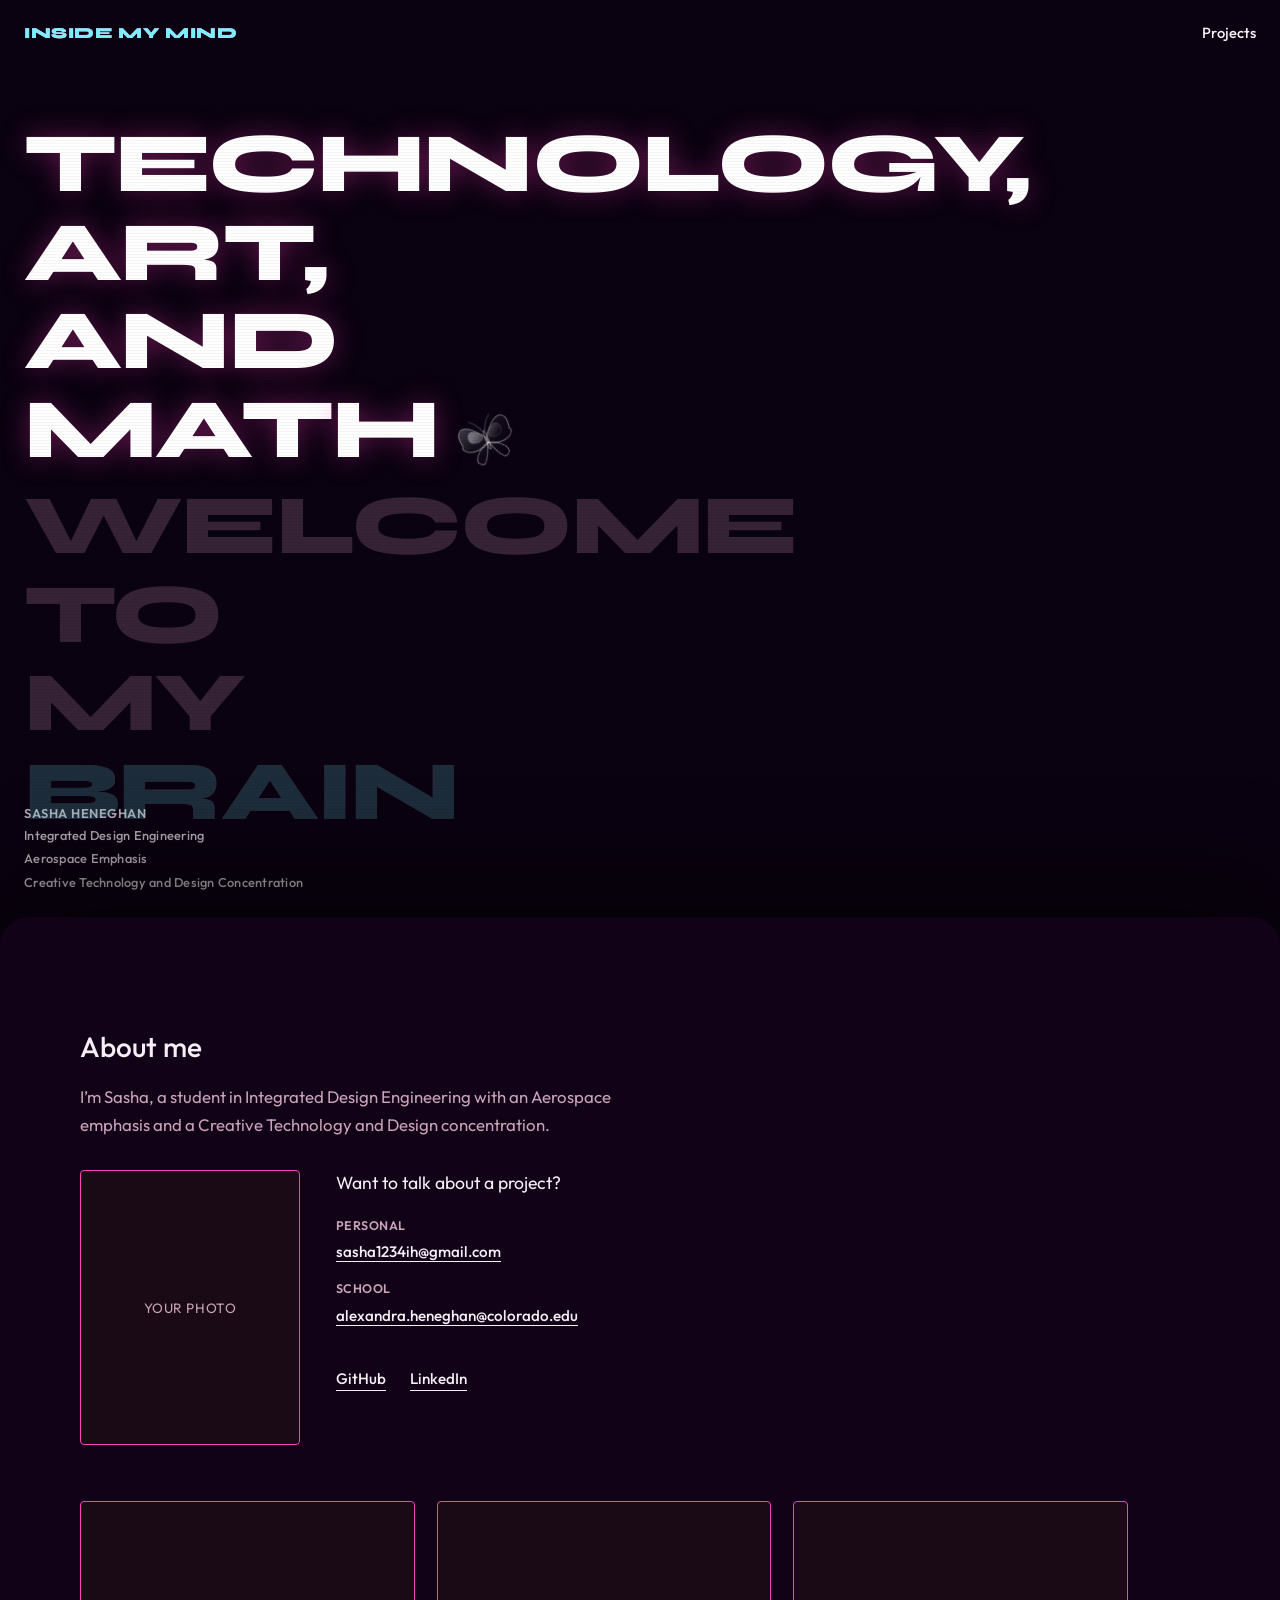
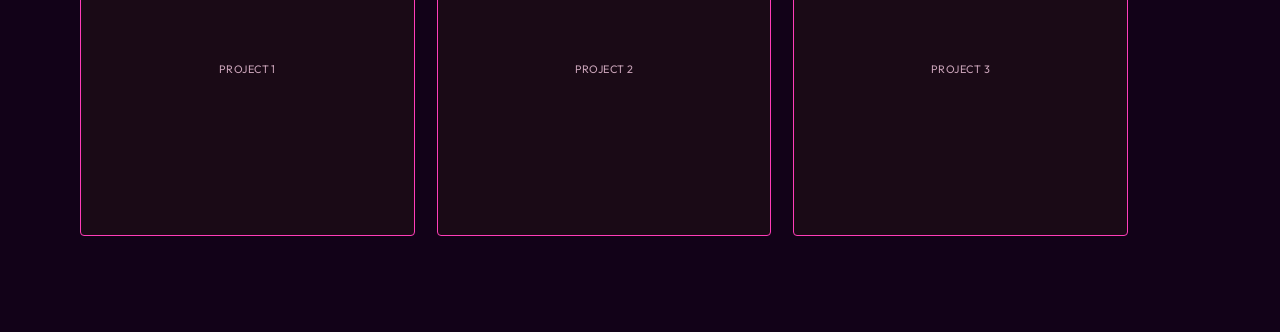
<file: index.html>
<!DOCTYPE html>
<html lang="en">
  <head>
    <meta charset="UTF-8" />
    <meta name="viewport" content="width=device-width, initial-scale=1.0" />
    <title>Sasha Heneghan — Portfolio</title>
    <meta
      name="description"
      content="Student portfolio of projects by Sasha Heneghan."
    />
    <link rel="preconnect" href="https://fonts.googleapis.com" />
    <link rel="preconnect" href="https://fonts.gstatic.com" crossorigin />
    <link
      href="https://fonts.googleapis.com/css2?family=Outfit:wght@400;500;600;700&family=Syne:wght@700;800&display=swap"
      rel="stylesheet"
    />
    <link rel="stylesheet" href="styles.css?v=nav-fit" />
    <link
      rel="icon"
      href="data:image/svg+xml,<svg xmlns='http://www.w3.org/2000/svg' viewBox='0 0 100 100'><text y='.9em' font-size='90'>S</text></svg>"
    />
  </head>
  <body class="home">
    <a class="skip-link" href="#top">Skip to content</a>

    <header class="site-header">
      <div class="wordmark-wrap">
        <span class="wordmark-fx" aria-hidden="true">
          <span class="code-line code-line-1">01001101 01101001 01101110 01100100</span>
          <span class="code-line code-line-2">&gt; boot://inside.my.mind</span>
          <span class="code-line code-line-3">slice_0x7f // reconnect_</span>
          <span class="glitch-bar glitch-bar-1"></span>
          <span class="glitch-bar glitch-bar-2"></span>
        </span>
        <span class="wordmark" data-text="Inside my Mind">Inside my Mind</span>
      </div>
      <nav aria-label="Primary">
        <div class="nav-dropdown">
          <button class="nav-dropdown-label" type="button" aria-expanded="false" aria-haspopup="true">Projects</button>
          <ul class="nav-dropdown-menu">
            <li><a href="ide.html">ALC ID Project</a></li>
            <li><a href="philographics.html">Philographics</a></li>
            <li><a href="light-tower.html">Light Tower Powers</a></li>
            <li><a href="aerospace.html">Aerospace Projects</a></li>
            <li><a href="graphic-design.html">Graphic Design</a></li>
          </ul>
        </div>
      </nav>
    </header>

    <main id="top">
      <section class="hero">
        <div class="hero-orbit">
          <div class="hero-titles">
            <h1>
              <button class="hero-butterfly-toggle" type="button" aria-pressed="true" aria-label="Hide butterflies">
                Technology, Art, and Mat<span class="hero-math-h">h</span>
              </button>
            </h1>
            <div class="hero-echoes">
              <p class="hero-echo">Welc<span class="hero-welcome-o">o</span>me</p>
              <p class="hero-echo">To</p>
              <p class="hero-echo">My</p>
              <p class="hero-echo hero-echo-brain" data-text="Brain">Brain</p>
            </div>
            <div class="butterfly-perch" aria-hidden="true"></div>
          </div>
        </div>
        <div class="hero-bottom">
          <p>Sasha Heneghan</p>
          <a href="ide.html">Integrated Design Engineering</a>
          <a href="aerospace.html">Aerospace Emphasis</a>
          <a href="ctd.html">Creative Technology and Design Concentration</a>
        </div>
      </section>
      <section class="page contact-page home-about" id="contact">
        <div class="home-about-inner">
          <h1>About me</h1>
          <div class="contact-bio">
            <p>
              I’m Sasha, a student in Integrated Design Engineering with an
              Aerospace emphasis and a Creative Technology and Design
              concentration.
            </p>
          </div>
          <div class="contact-media">
            <figure class="contact-photo">
              <span>Your photo</span>
            </figure>
            <div class="contact-aside">
              <p class="contact-line">
                Want to talk about a project?
              </p>
              <div class="contact-emails">
                <div>
                  <p class="contact-email-label">Personal</p>
                  <a href="mailto:sasha1234ih@gmail.com">sasha1234ih@gmail.com</a>
                </div>
                <div>
                  <p class="contact-email-label">School</p>
                  <a href="mailto:alexandra.heneghan@colorado.edu">alexandra.heneghan@colorado.edu</a>
                </div>
              </div>
              <p class="contact-links">
                <a href="https://github.com/" rel="noreferrer">GitHub</a>
                <a href="https://www.linkedin.com/" rel="noreferrer">LinkedIn</a>
              </p>
            </div>
          </div>
          <ul class="liked-projects">
            <li>
              <a class="liked-project" href="#" aria-label="Project 1">
                <span>Project 1</span>
              </a>
            </li>
            <li>
              <a class="liked-project" href="#" aria-label="Project 2">
                <span>Project 2</span>
              </a>
            </li>
            <li>
              <a class="liked-project" href="#" aria-label="Project 3">
                <span>Project 3</span>
              </a>
            </li>
          </ul>
        </div>
      </section>
    </main>
    <script src="nav.js?v=no-byline"></script>
    <script src="butterflies.js?v=glass-fly"></script>
  </body>
</html>
</file>
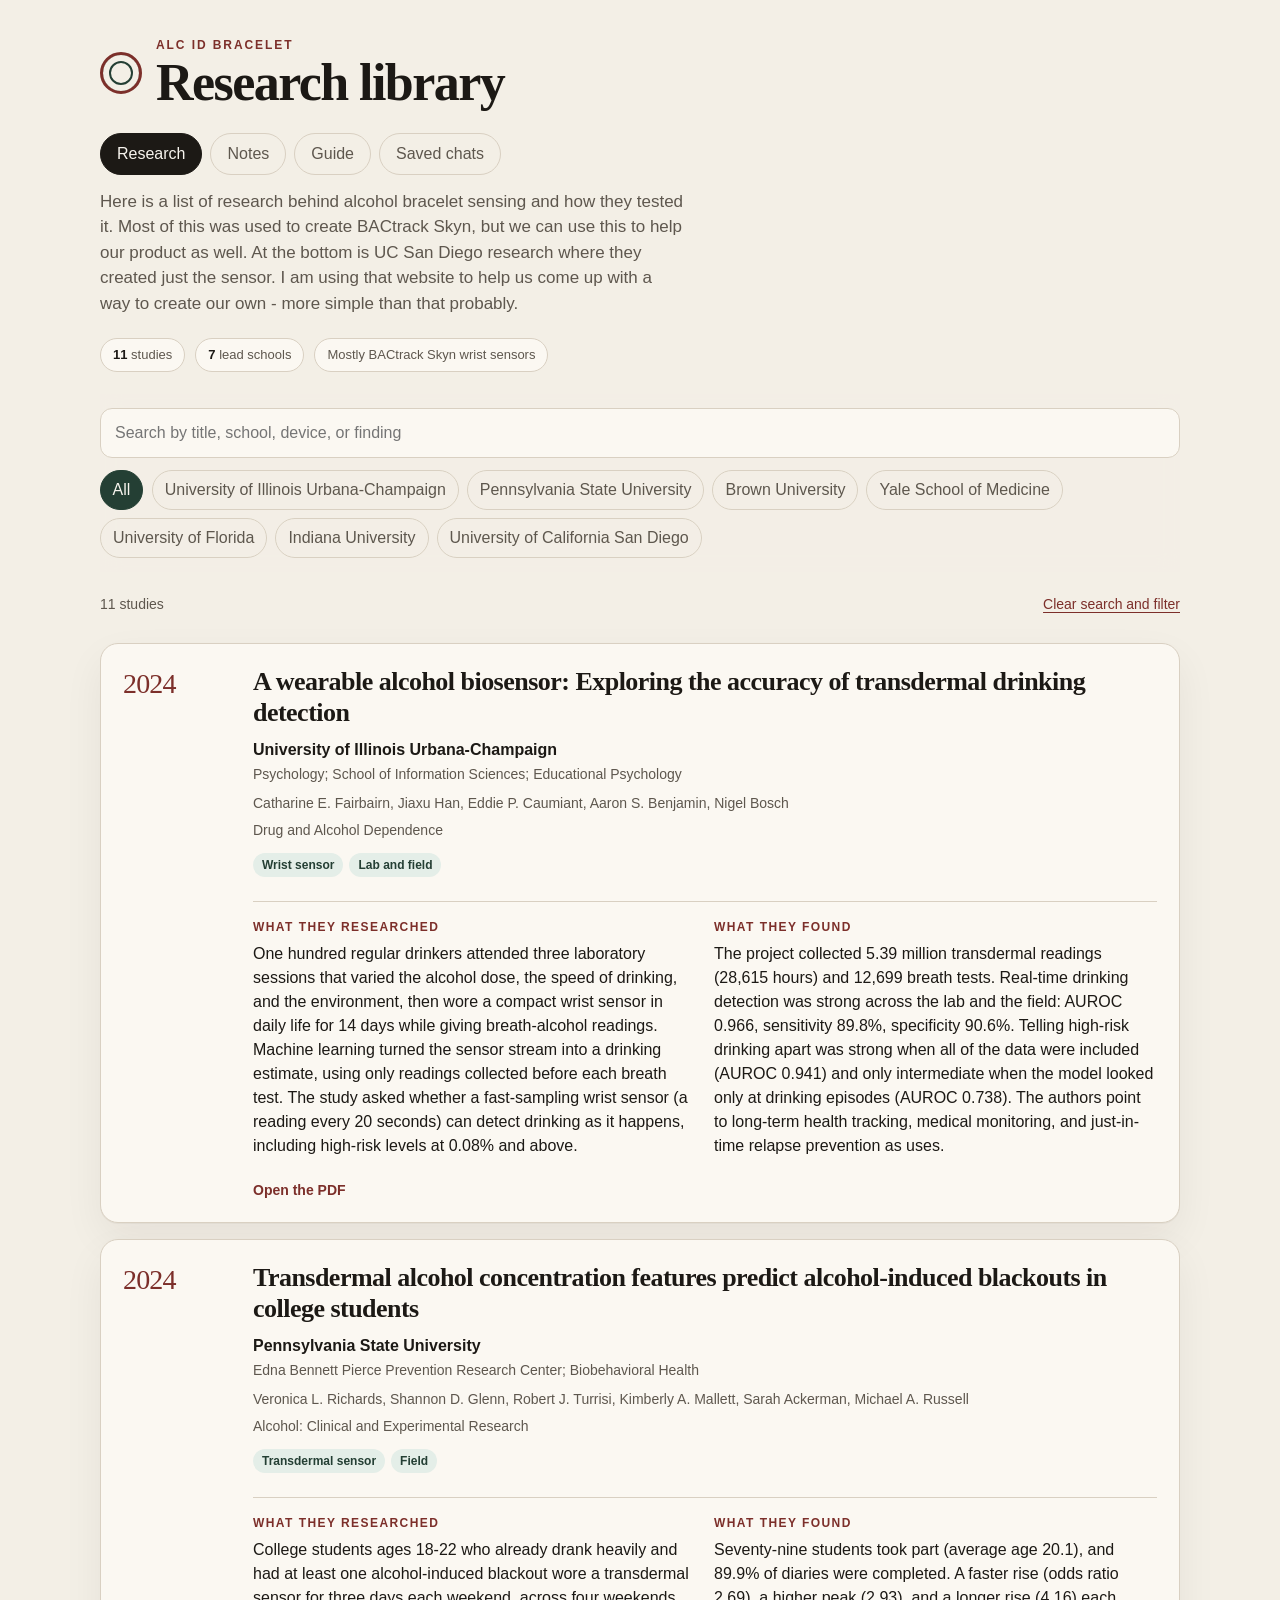
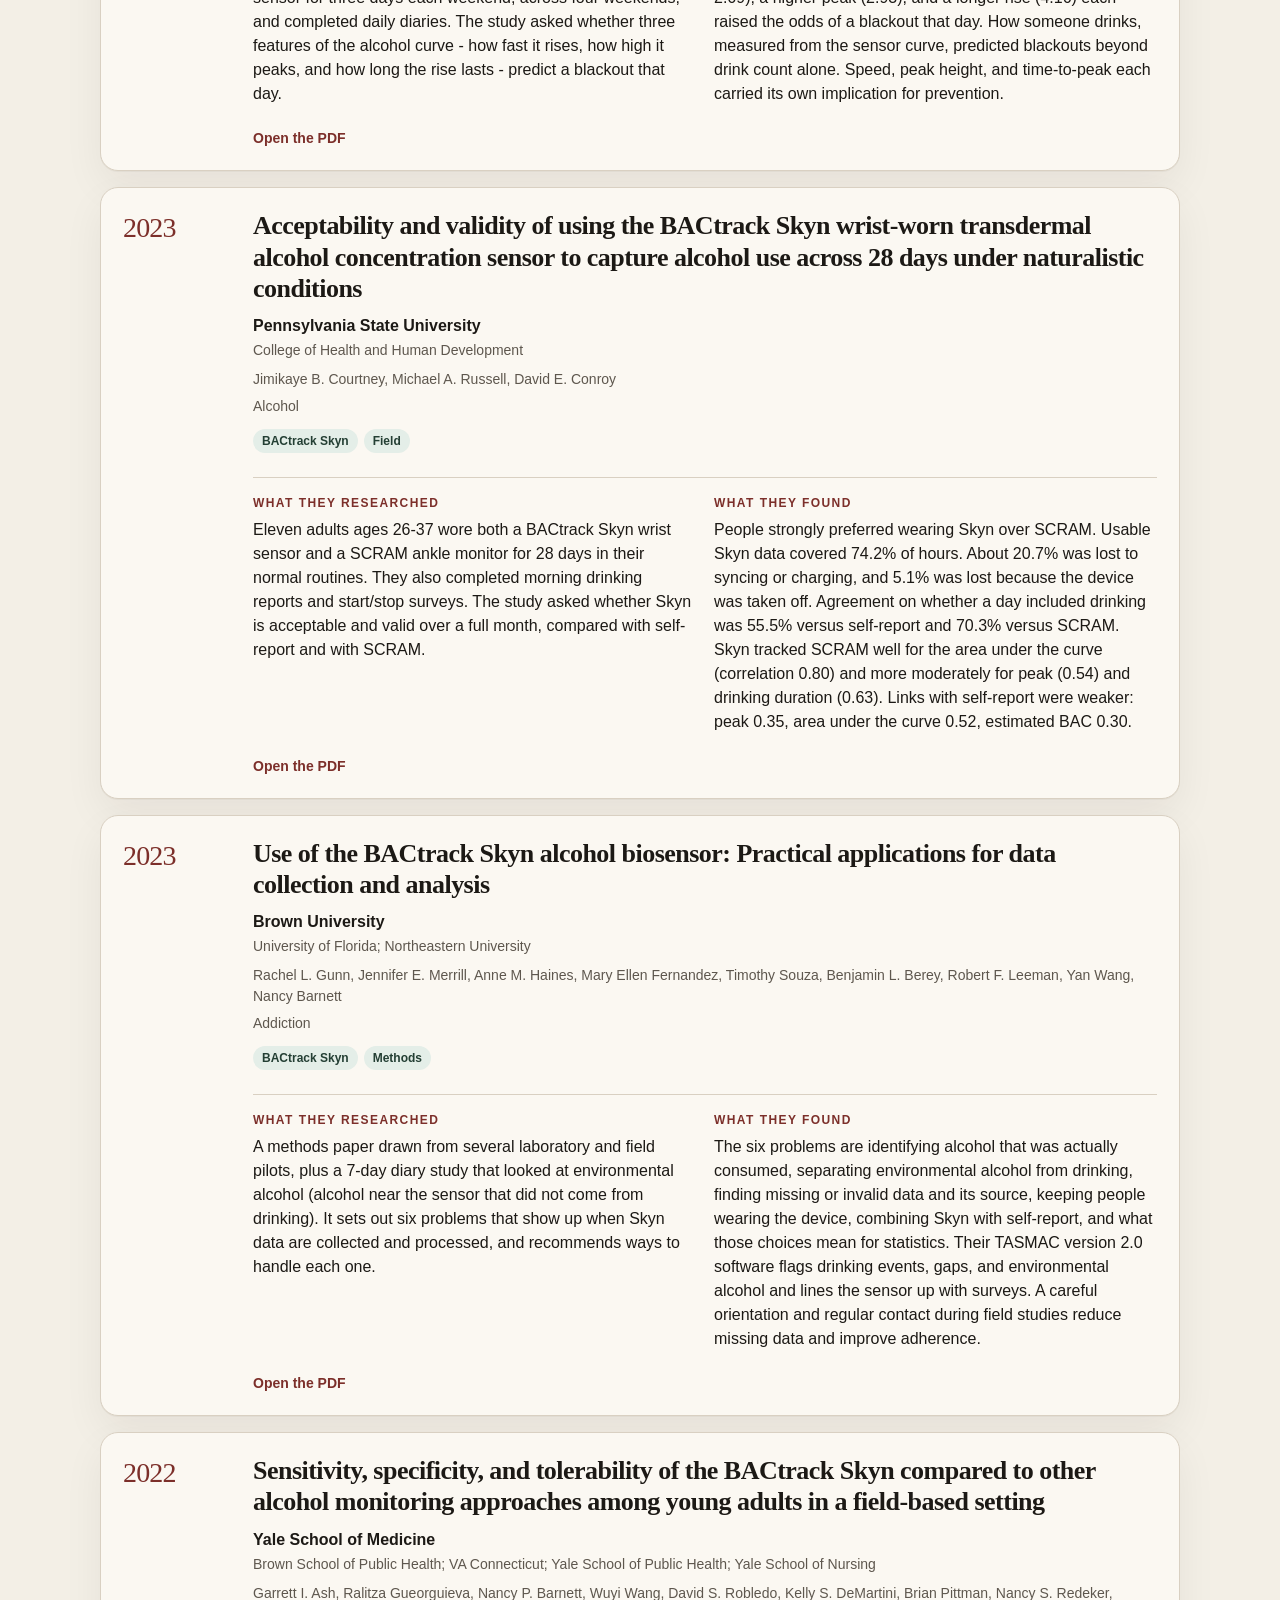
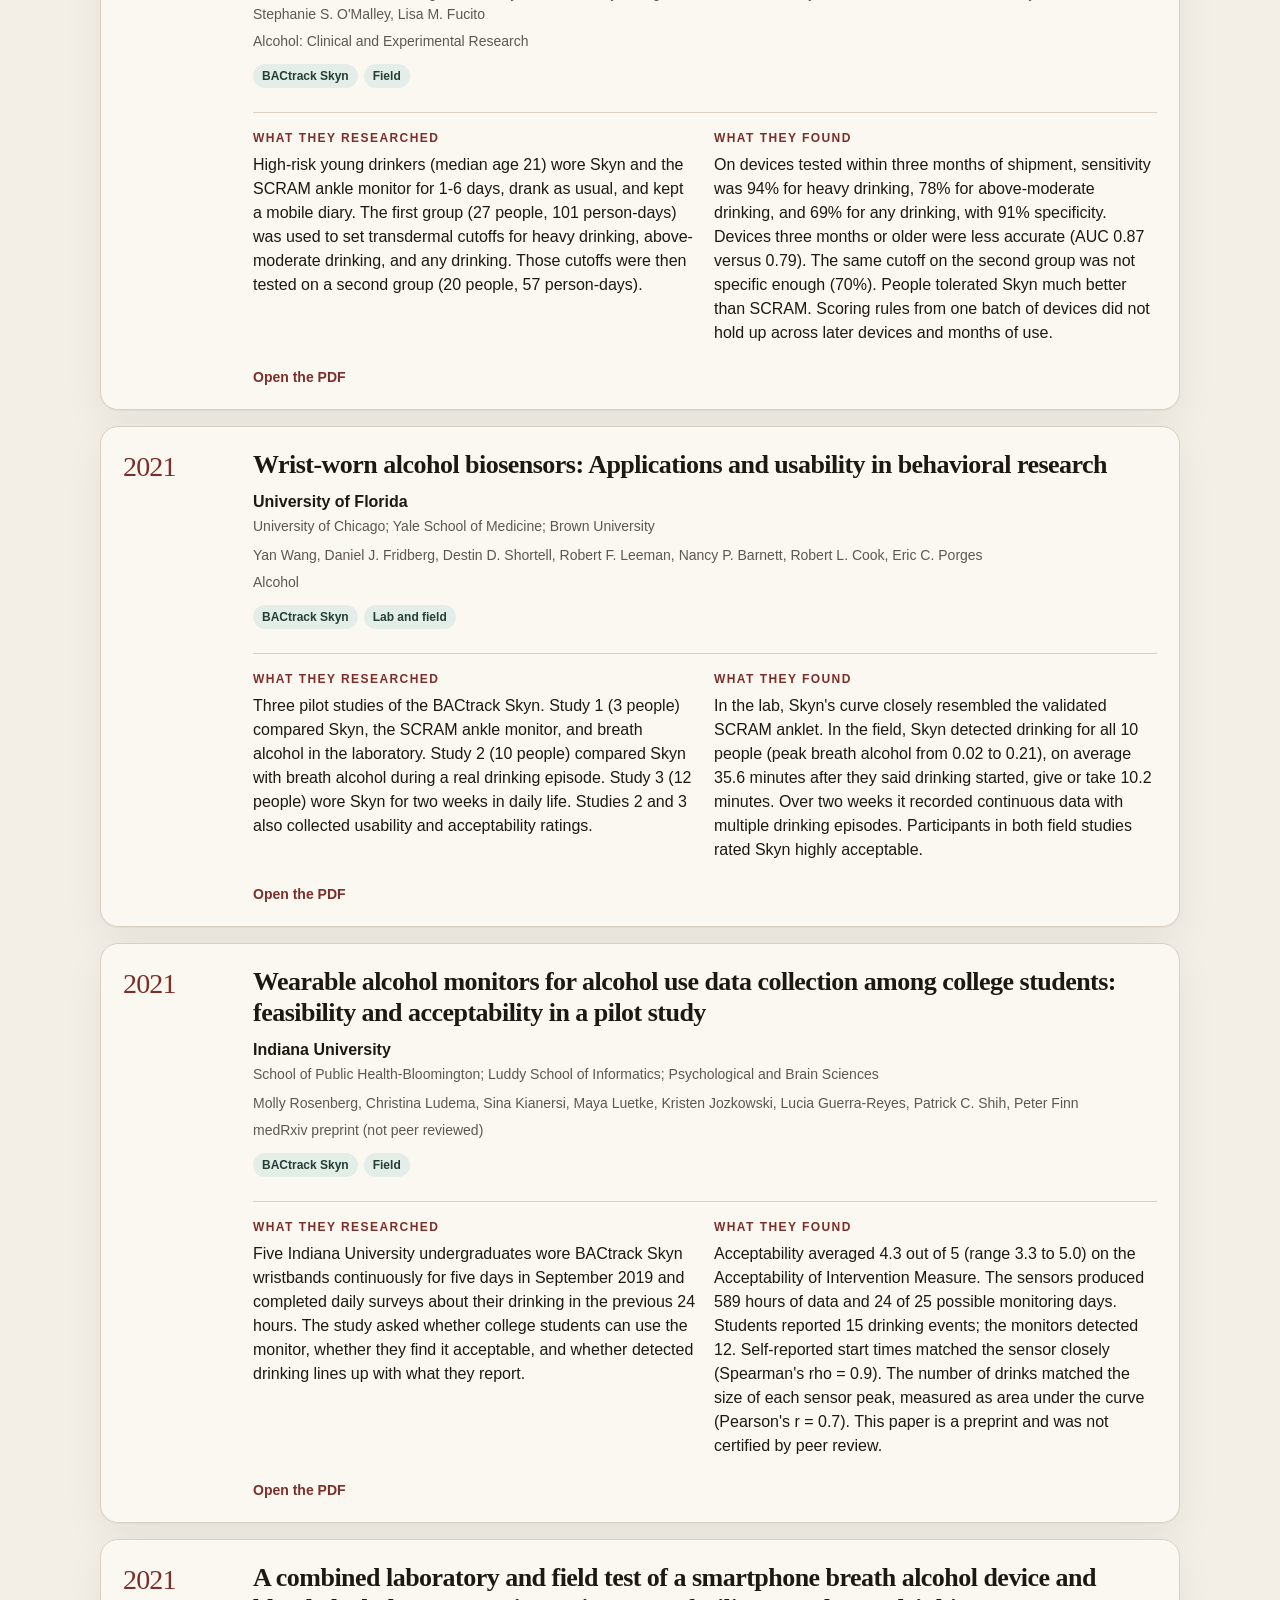
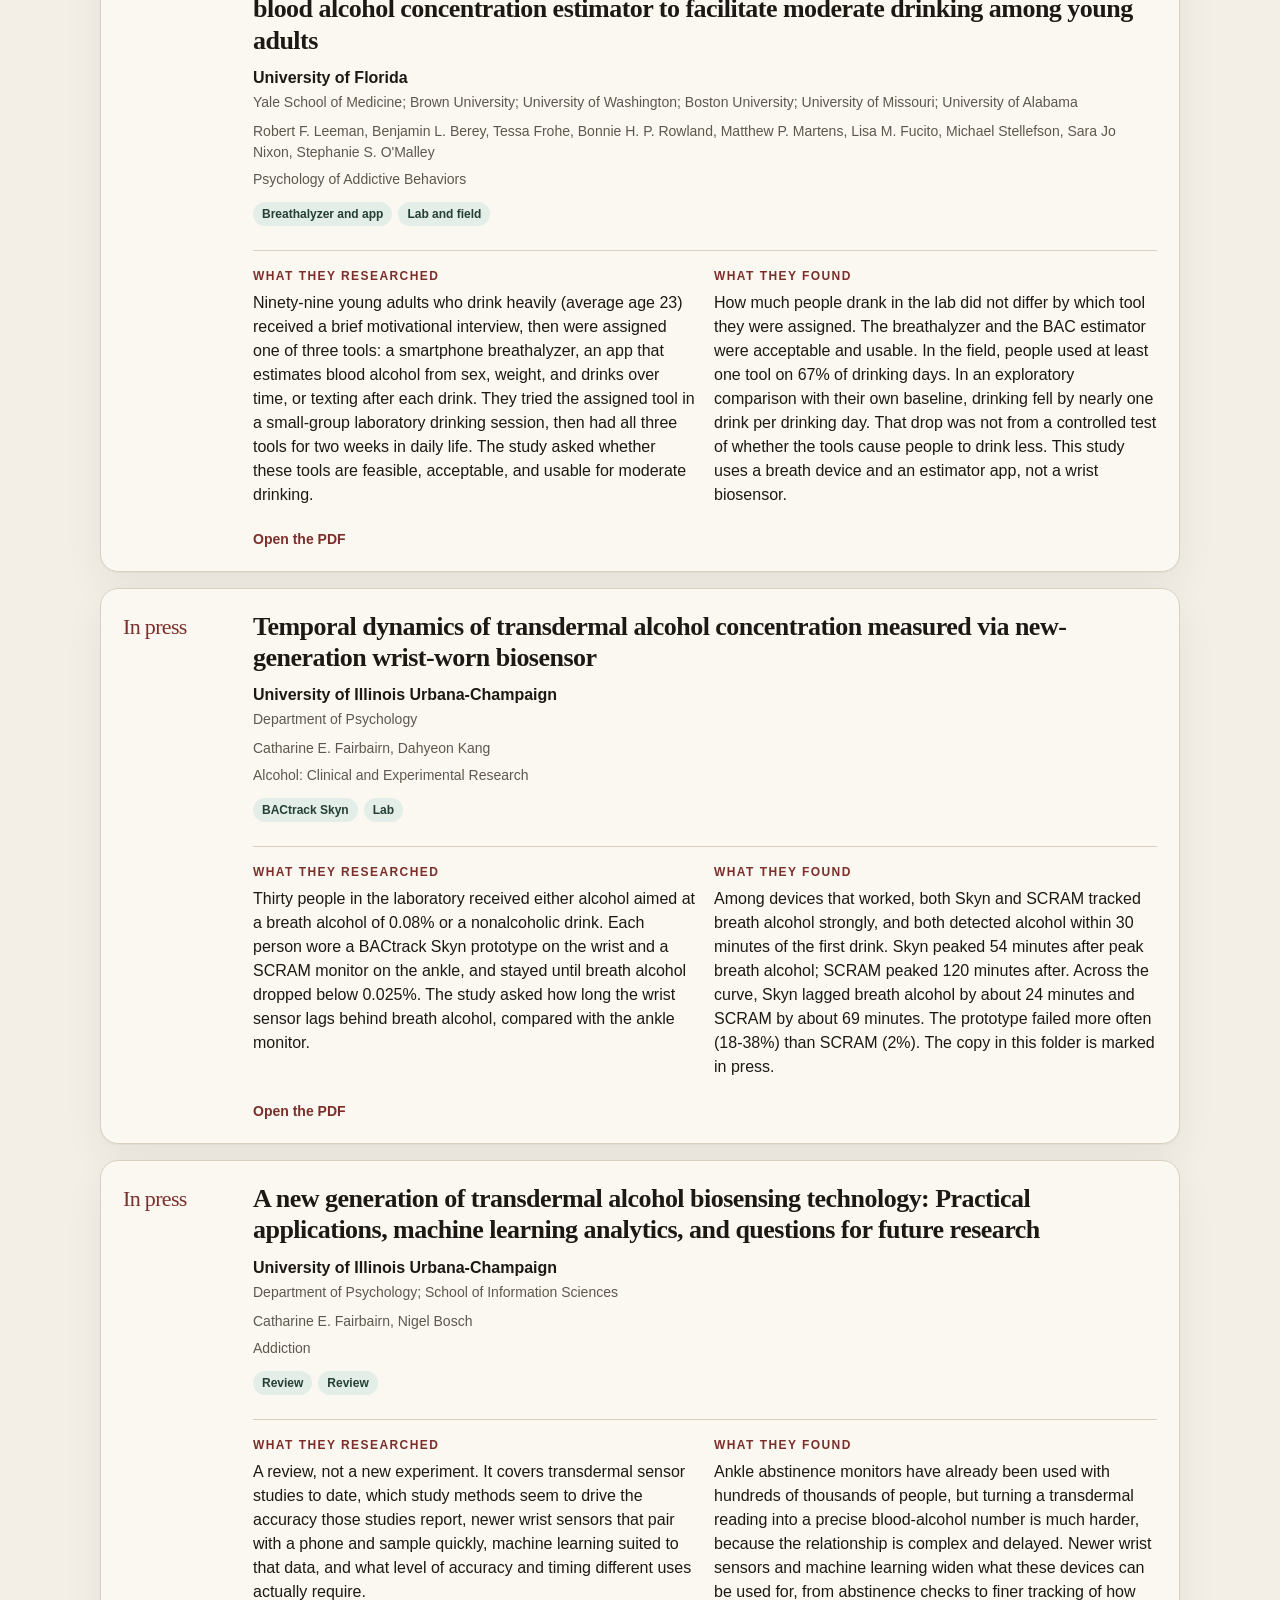
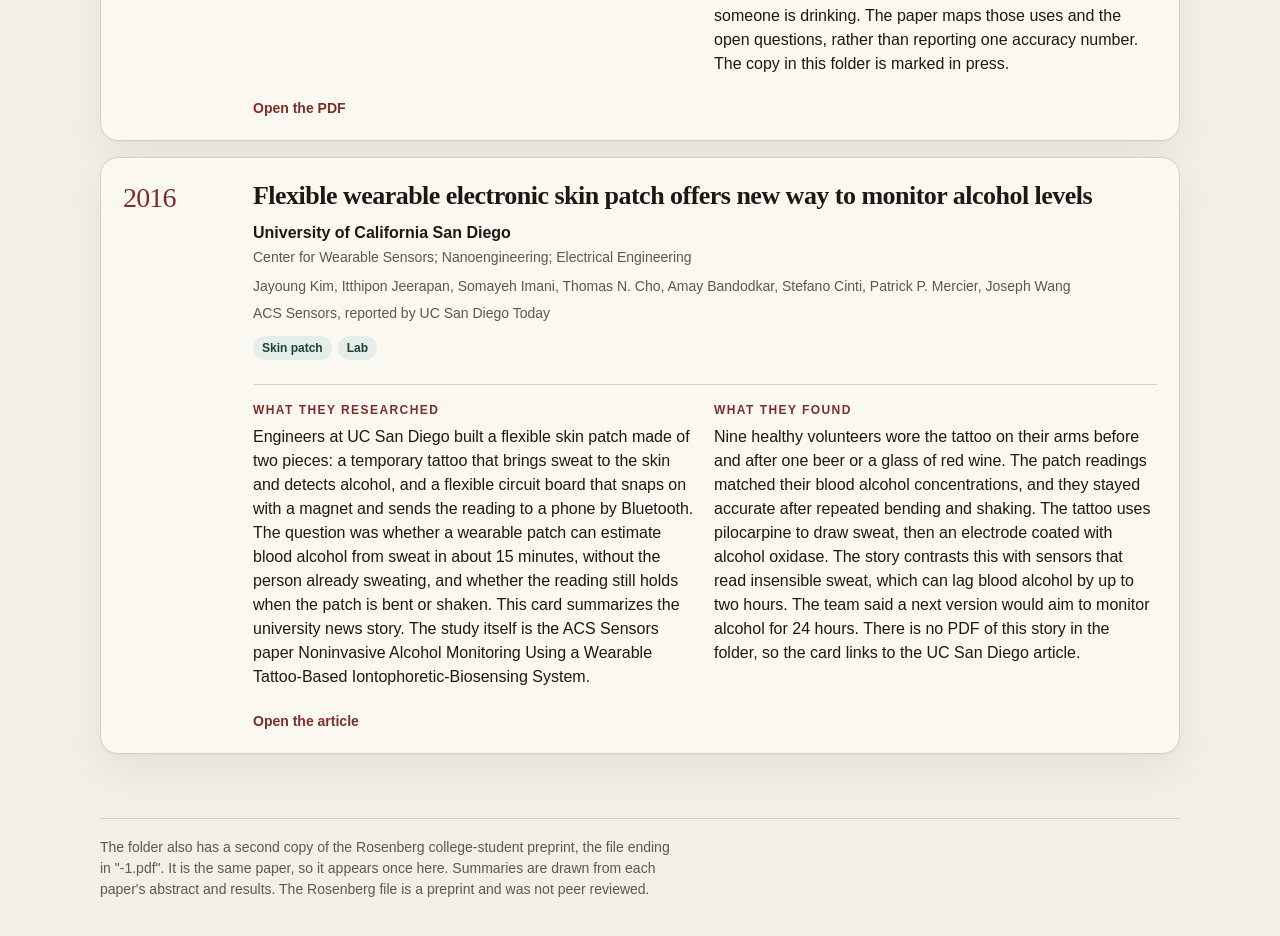
<file: alc-id/site/index.html>
<!DOCTYPE html>
<html lang="en">
<head>
  <meta charset="utf-8">
  <meta name="viewport" content="width=device-width, initial-scale=1">
  <title>ALC ID Research Library</title>
  <link rel="stylesheet" href="styles.css">
</head>
<body>
  <div class="wrap">
    <header>
      <div class="mark">
        <div class="ring" aria-hidden="true"></div>
        <div>
          <p class="eyebrow">ALC ID bracelet</p>
          <h1 id="page-title">Research library</h1>
        </div>
      </div>
      <div class="tabs" role="tablist" aria-label="Sections">
        <button type="button" id="tab-research" role="tab" aria-selected="true" aria-controls="panel-research">Research</button>
        <button type="button" id="tab-notes" role="tab" aria-selected="false" aria-controls="panel-notes" tabindex="-1">Notes</button>
        <button type="button" id="tab-guide" role="tab" aria-selected="false" aria-controls="panel-guide" tabindex="-1">Guide</button>
        <button type="button" id="tab-chats" role="tab" aria-selected="false" aria-controls="panel-chats" tabindex="-1">Saved chats</button>
      </div>
    </header>

    <div id="panel-research" role="tabpanel" aria-labelledby="tab-research">
      <p class="lede">Here is a list of research behind alcohol bracelet sensing and how they tested it. Most of this was used to create BACtrack Skyn, but we can use this to help our product as well. At the bottom is UC San Diego research where they created just the sensor. I am using that website to help us come up with a way to create our own - more simple than that probably.</p>
      <ul class="stats">
        <li><strong id="stat-studies">11</strong> studies</li>
        <li><strong id="stat-schools">7</strong> lead schools</li>
        <li>Mostly BACtrack Skyn wrist sensors</li>
      </ul>

    <div class="controls">
      <label class="sr-only" for="search">Search studies</label>
      <input id="search" class="search" type="search" placeholder="Search by title, school, device, or finding" autocomplete="off">
      <ul class="filters" id="filters"></ul>
    </div>

    <div class="meta-row">
      <p id="count">10 studies</p>
      <button type="button" id="clear">Clear search and filter</button>
    </div>

    <main class="list" id="list"></main>

    <footer>
      <p>The folder also has a second copy of the Rosenberg college-student preprint, the file ending in "-1.pdf". It is the same paper, so it appears once here. Summaries are drawn from each paper's abstract and results. The Rosenberg file is a preprint and was not peer reviewed.</p>
    </footer>
    </div>

    <div id="panel-notes" role="tabpanel" aria-labelledby="tab-notes" hidden>
      <p class="lede">Personal notes on what is needed to create a full, working prototype, and information on chemicals, sensors, etc. This is the link to <a href="../BAC%20tracker%20sensor%20_%20IN%20WORKS.pdf">my personal notes</a>, below is an AI summary of what I wrote.</p>
      <div class="notes">
        <section class="note-card">
          <h2>Steps to complete the project</h2>
          <label class="sr-only" for="note-steps">Steps to complete the project</label>
          <textarea id="note-steps">These are the pieces I need to finish the sensor.

- Alcohol sensor: measures the ethanol in your sweat
- Electronic circuit: converts the sensor's electrical response into usable data
- Microcontroller: processes the measurements
- Bluetooth module: sends data to the phone
- Battery: powers the wearable
- Software: estimates BAC and displays the information
- Notification system: alerts the user or a trusted contact</textarea>
        </section>
        <section class="note-card">
          <h2>How the sensor detects alcohol</h2>
          <p class="note-source">From the UC San Diego research</p>
          <label class="sr-only" for="note-chemistry">How the sensor detects alcohol</label>
          <textarea id="note-chemistry">Alcohol oxidase is the biological component responsible for detecting alcohol.
The sensor measures the hydrogen peroxide that gets produced.
The amount of hydrogen peroxide is related to the amount of ethanol present.

What is happening, and why this reaction matters:
1. Ethanol in the sweat comes into contact with alcohol oxidase.
2. Alcohol oxidase helps ethanol react with oxygen.
3. The reaction produces acetaldehyde and hydrogen peroxide.
4. The electrode detects the hydrogen peroxide.
5. The resulting electrical signal helps determine how much ethanol was present.

So alcohol oxidase's job is to help the sensor measure alcohol.</textarea>
        </section>
        <section class="note-card">
          <h2>Chemicals used</h2>
          <label class="sr-only" for="note-materials">Chemicals used</label>
          <textarea id="note-materials">1. Pilocarpine
A chemical that causes sweating in the spot we need it. This is needed because if the person is not already sweating, we still have to get sweat onto the sensor.

2. Alcohol oxidase
The chemical responsible for detecting alcohol.</textarea>
        </section>
        <section class="note-card">
          <h2>Electrodes</h2>
          <label class="sr-only" for="note-electrodes">Electrodes</label>
          <textarea id="note-electrodes">The sensor needs three sensing electrodes.

- Working electrode: detects the electrochemical reaction associated with ethanol
- Reference electrode: provides a stable reference potential
- Counter electrode: completes the electrical circuit

In the UC San Diego research, they used:
- Working electrode: Prussian blue modified conductive carbon (there is an image of this in the original notes)
- Reference electrode: silver/silver chloride
- Counter electrode: conductive carbon

The product is a small ceramic strip containing four working electrodes, one reference electrode, and one counter electrode.</textarea>
        </section>
        <section class="note-card">
          <h2>Other research to use</h2>
          <p class="note-source">Eco-Friendly Conformal and Self-Adhesive Electrochemical Sensors for Sweat Monitoring (2025)</p>
          <label class="sr-only" for="note-other">Other research to use</label>
          <textarea id="note-other">They developed flexible electrochemical sensors for sweat monitoring.
They explain how they attached the alcohol-detecting enzyme to the electrode.

They used:
- Alcohol oxidase: the enzyme that helps convert alcohol (ethanol) into other chemicals through a chemical reaction
- Bovine serum albumin: a protein extracted from cow blood that is commonly used to stabilize enzymes and other materials in lab experiments. In this project, it helps stabilize the alcohol oxidase when it is attached to an electrode
- Glutaraldehyde: a chemical used to bind proteins together. It helps attach and stabilize the alcohol oxidase on the electrode
- Nafion: a synthetic polymer used to create a thin protective membrane on electrochemical sensors. It helps control which substances reach the electrode. Sweat has many other substances besides ethanol, so it kind of filters what reaches the electrode

The paper also describes electrochemical characterization and testing in artificial human sweat. That is useful because we can learn how to construct the actual sensing surface rather than buying it. Not sure we will have time for that, but it is worth checking out.</textarea>
        </section>
      </div>
      <p class="save-status" id="save-status" aria-live="polite">Click any box to edit. Changes save on this computer.</p>
    </div>

    <div id="panel-guide" role="tabpanel" aria-labelledby="tab-guide" hidden>
      <section id="guide-schedule" class="schedule">
        <h2 class="section-title">Eight-week build</h2>
        <p class="lede">Two months is a solid amount of time for this, as long as you order parts this week, since shipping is the one thing you can't speed up. Here's how I'd split it up, roughly finishing around late November.</p>
        <ol class="weeks">
          <li class="week">
            <h3>Week 1, now. Order and prep</h3>
            <p>Place the DigiKey order, then use the waiting time to install the Arduino software and watch a beginner soldering video or two. This is also a good week to push your survey out, since responses take time to come in.</p>
          </li>
          <li class="week">
            <h3>Week 2. Get it talking</h3>
            <p>Make the XIAO blink its light, then connect the gas sensor on a breadboard and see readings on your laptop. Start the sensor's 24-hour warm-up as soon as it's wired, and practice soldering on one of your spare XIAOs.</p>
          </li>
          <li class="week">
            <h3>Week 3. Bluetooth</h3>
            <p>Get the readings showing up on your phone with a free app like nRF Connect. Add the status LED while you're at it, since it's quick.</p>
          </li>
          <li class="week">
            <h3>Week 4. Collect real data</h3>
            <p>This is the heart of the proof of concept. Test the sensor with different amounts of alcohol on a pad near the vents, record the readings in a spreadsheet, and make your graph. Note the room temperature and humidity each time.</p>
          </li>
          <li class="week">
            <h3>Week 5. Measure and design the case</h3>
            <p>Measure your actual parts with a ruler or calipers, then design the case in Tinkercad or Onshape around those real sizes, with a little breathing room. Print the first version.</p>
          </li>
          <li class="week">
            <h3>Week 6. Fix the fit and assemble</h3>
            <p>Your first print probably won't fit perfectly, so adjust and reprint. Then solder everything permanently and put it all together, including the skin seal and strap.</p>
          </li>
          <li class="week">
            <h3>Week 7. Test the finished bracelet</h3>
            <p>Wear it, test it with the alcohol pad against the vents, and fix whatever breaks (something always does). Take photos and screen recordings for your presentation.</p>
          </li>
          <li class="week">
            <h3>Week 8. Presentation, plus buffer</h3>
            <p>Build your slides: survey results, your data graph, both 3D models side by side, and your honest limitations. Any leftover time here is your safety net for delays.</p>
          </li>
        </ol>
        <div class="schedule-tips">
          <h3>A couple of tips</h3>
          <p>If you're working with a team, the case design (week 5) can start earlier in parallel using the sizes from the product pages, then get adjusted once the parts arrive. And if anything falls behind, protect week 4. The data graph is your most important evidence, so a working breadboard with good data beats a pretty case with no data.</p>
        </div>
      </section>

      <p class="lede">Ask about building the sensor. The explanation shows here, then the chat is saved on the Saved chats tab.</p>

      <form class="ask" id="ask-form">
        <label for="ask-input">Ask about building the sensor</label>
        <textarea id="ask-input" rows="3" placeholder="How can I create my own, simplified version of the UC San Diego sensor?"></textarea>
        <button type="submit">Ask</button>
      </form>
      <div class="answers" id="latest"></div>
    </div>

    <div id="panel-chats" role="tabpanel" aria-labelledby="tab-chats" hidden>
      <form class="ask" id="chats-lock">
        <label for="chats-password">Password for saved chats</label>
        <input id="chats-password" type="password" autocomplete="current-password">
        <button type="submit">Open</button>
        <p class="lock-error" id="chats-lock-error" hidden>Wrong password.</p>
      </form>
      <div id="chats-body" hidden>
      <p class="lede">Saved chats from the Guide tab, plus the plan those answers are written from. Everything stays on this computer.</p>

      <h2 class="section-title">Saved chats</h2>
      <div class="answers" id="saved-chats"></div>

      <h2 class="section-title">Saved plan</h2>
      <p class="note-source">You can edit these. The next answer on the Guide tab uses whatever is written here.</p>
      <div class="notes">
        <section class="note-card">
          <h2>A simpler UC San Diego sensor</h2>
          <label class="sr-only" for="guide-simple">A simpler UC San Diego sensor</label>
          <textarea id="guide-simple">UC San Diego's device has two big pieces: a temporary-tattoo sensor, and a flexible circuit board that snaps on with a magnet and sends the reading to a phone by Bluetooth. A simpler first version is only the sensor strip. Get one reading working before you build the phone, the battery, and the alerts.

1. Use a small strip with three electrodes. One working electrode is enough to start. UC San Diego used four working electrodes on a ceramic strip. You can use one.
2. Coat the working electrode with alcohol oxidase. Ethanol in sweat touches the enzyme, reacts with oxygen, and makes acetaldehyde and hydrogen peroxide. The electrode measures the hydrogen peroxide. That electrical signal is how you tell how much ethanol was there.
3. If you build the coating instead of buying a finished strip, use the 2025 sweat-sensor paper: bovine serum albumin to keep the enzyme stable, glutaraldehyde to attach it, and Nafion as a thin filter so other chemicals in sweat do not reach the electrode.
4. Put pilocarpine in a small gel on the skin so the person sweats in that spot even if they were not already sweating.
5. Test the strip in artificial sweat with a known amount of alcohol before anyone wears it.

The BACtrack Skyn papers do not tell you how to mix this sensor. They tell you how a finished wrist monitor gets tested: whether people will wear it, how long the reading lags behind a breath test, and how often data goes missing. Use those later, when you check your own bracelet.</textarea>
        </section>
        <section class="note-card">
          <h2>Chemicals</h2>
          <label class="sr-only" for="guide-chemicals">Chemicals</label>
          <textarea id="guide-chemicals">- Pilocarpine: makes the skin sweat where the sensor is, so you still get a sample if the person is not already sweating.
- Alcohol oxidase: the enzyme that detects ethanol. It helps ethanol react with oxygen and produces hydrogen peroxide, which the electrode measures.
- Bovine serum albumin: stabilizes the enzyme on the electrode.
- Glutaraldehyde: sticks the enzyme to the electrode.
- Nafion: a thin membrane that lets the useful signal through and blocks a lot of the other stuff in sweat.

You may not coat the electrode yourself. The 2025 paper is the recipe if you do. If there is not time, a bought strip with alcohol oxidase already on it is the simpler path. Pilocarpine is still the piece that solves "what if they are not sweating."</textarea>
        </section>
        <section class="note-card">
          <h2>Electrodes</h2>
          <label class="sr-only" for="guide-electrodes">Electrodes</label>
          <textarea id="guide-electrodes">- Working electrode: detects the reaction. UC San Diego used Prussian blue on conductive carbon.
- Reference electrode: a steady baseline. They used silver/silver chloride.
- Counter electrode: completes the circuit. They used conductive carbon.

Their product was a small ceramic strip with four working electrodes, one reference, and one counter. Start with one working electrode.</textarea>
        </section>
        <section class="note-card">
          <h2>The rest of the bracelet</h2>
          <label class="sr-only" for="guide-rest">The rest of the bracelet</label>
          <textarea id="guide-rest">After the strip gives a reading, the rest of the notes are the wearable around it.

- Electronic circuit: turns the sensor's electrical response into data
- Microcontroller: processes the measurements
- Bluetooth module: sends data to the phone
- Battery: powers it
- Software: estimates BAC and shows it
- Notification system: alerts you or a trusted contact

UC San Diego already paired their tattoo with a flexible board and Bluetooth. You can copy that idea later. It is not required to prove the sensor works.</textarea>
        </section>
      </div>
      <p class="save-status">Click any plan box to edit. Changes save on this computer.</p>
      </div>
    </div>
  </div>
  <script src="studies.js"></script>
  <script src="app.js"></script>
</body>
</html>
</file>
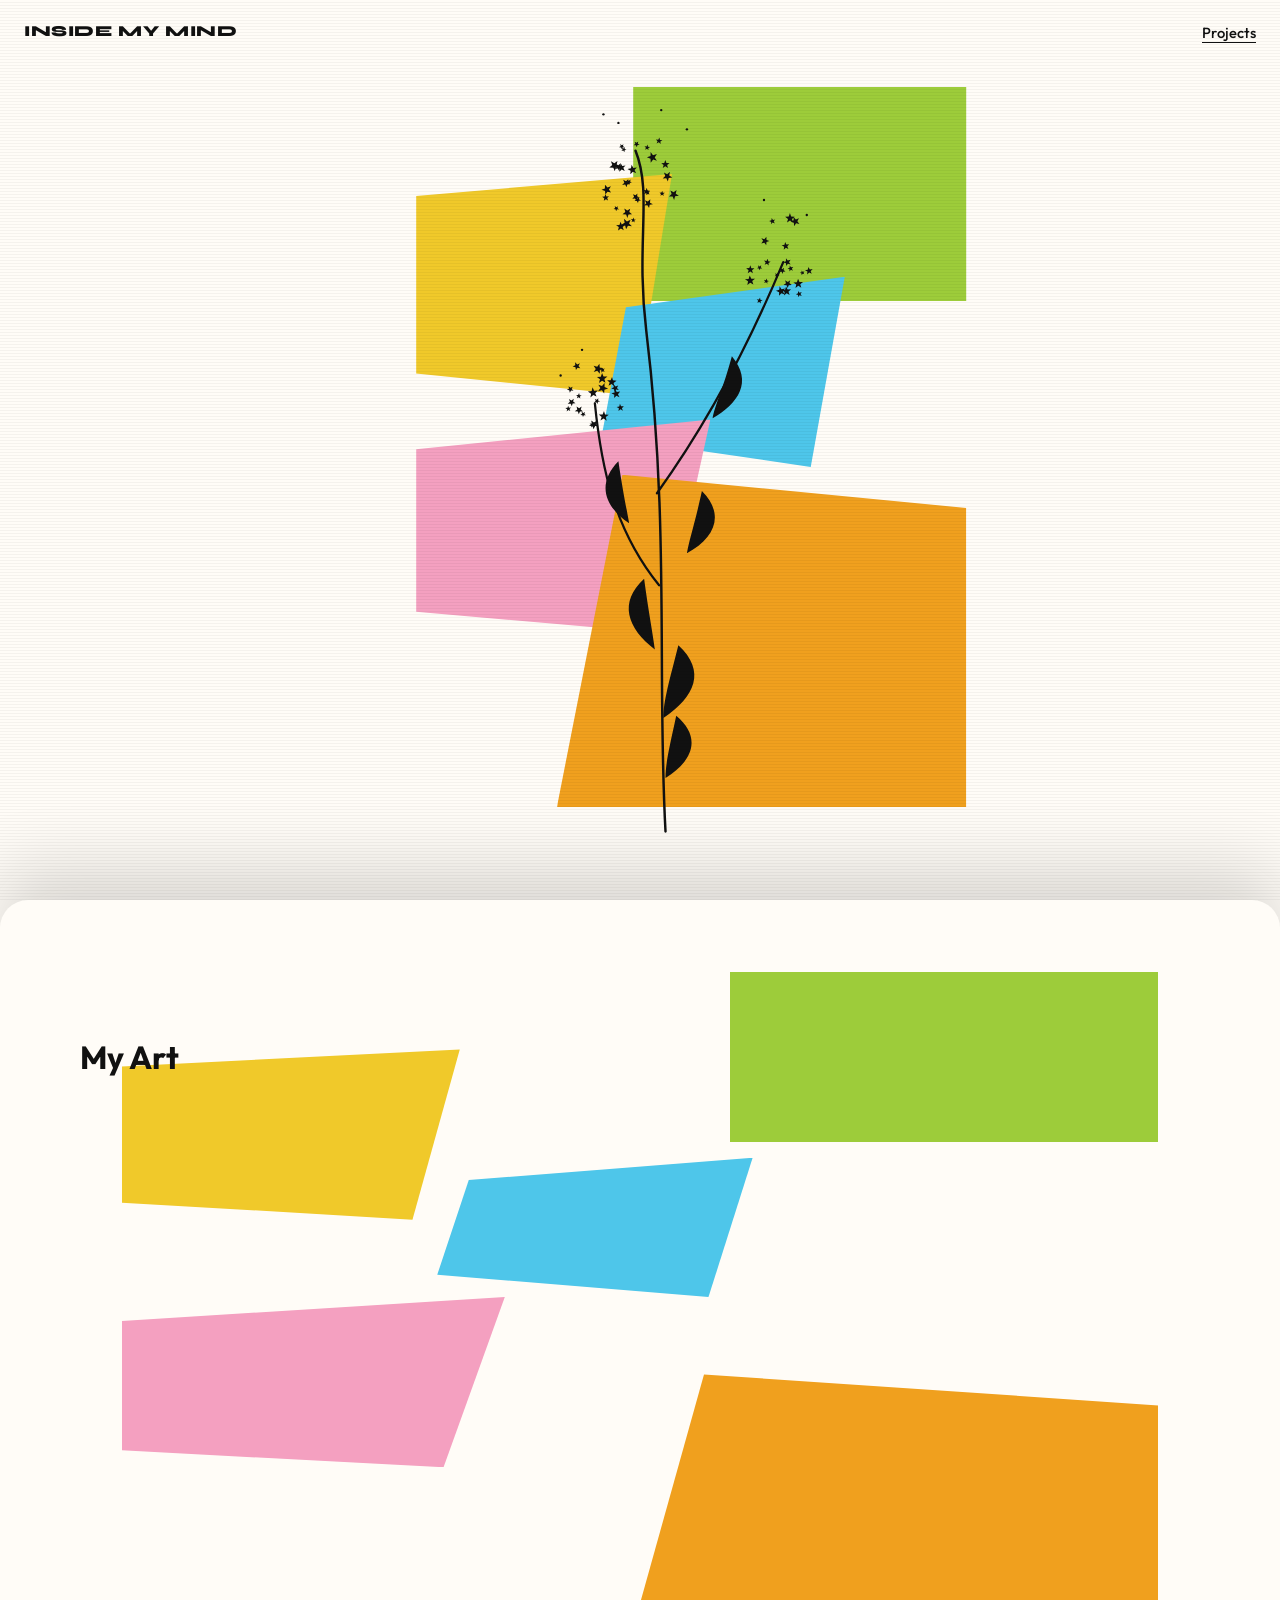
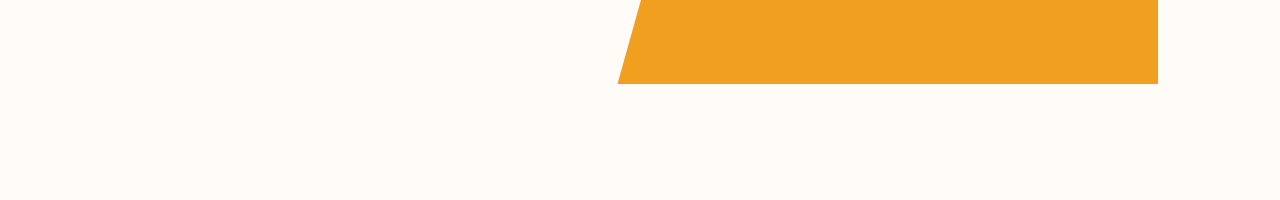
<file: art.html>
<!DOCTYPE html>
<html lang="en">
  <head>
    <meta charset="UTF-8" />
    <meta name="viewport" content="width=device-width, initial-scale=1.0" />
    <title>Physical and Digital Art — Sasha Heneghan</title>
    <meta
      name="description"
      content="Physical and digital art by Sasha Heneghan."
    />
    <link rel="preconnect" href="https://fonts.googleapis.com" />
    <link rel="preconnect" href="https://fonts.gstatic.com" crossorigin />
    <link
      href="https://fonts.googleapis.com/css2?family=Outfit:wght@400;500;600;700&family=Syne:wght@700;800&display=swap"
      rel="stylesheet"
    />
    <link rel="stylesheet" href="styles.css?v=nav-fit" />
    <link
      rel="icon"
      href="data:image/svg+xml,<svg xmlns='http://www.w3.org/2000/svg' viewBox='0 0 100 100'><text y='.9em' font-size='90'>S</text></svg>"
    />
  </head>
  <body class="art">
    <a class="skip-link" href="#top">Skip to content</a>

    <section class="art-hero" aria-label="Art canvas">
    <a class="wordmark art-hero-wordmark" href="index.html">Inside my Mind</a>
    <div class="art-canvas" aria-hidden="true">
      <div class="art-frame">
        <span class="art-block art-block-lime"></span>
        <span class="art-block art-block-yellow"></span>
        <span class="art-block art-block-cyan"></span>
        <span class="art-block art-block-pink"></span>
        <span class="art-block art-block-orange"></span>
        <svg class="art-flora" viewBox="0 0 400 740" fill="none">
          <defs>
            <path
              id="fl"
              d="M0-6.1 1.7  -1.7 6.3-1.6 2.6 1.2 3.8 5.6 0 3.1-3.8 5.6-2.6 1.2-6.3-1.6-1.7-1.7Z"
            />
          </defs>
          <g fill="#111" stroke="#111" stroke-linecap="round" stroke-linejoin="round">
            <path
              d="M176 718 C168 575 180 430 158 250 C148 168 164 122 148 82"
              fill="none"
              stroke-width="2.3"
            />
            <path
              d="M168 402 C214 338 252 268 286 186"
              fill="none"
              stroke-width="2.1"
            />
            <path
              d="M170 488 C128 436 116 378 110 318"
              fill="none"
              stroke-width="2.1"
            />
            <path d="M174 612 C204 592 214 568 188 544 C180 576 174 596 174 612Z" stroke="none" />
            <path d="M166 548 C140 528 132 504 156 482 C160 512 164 532 166 548Z" stroke="none" />
            <path d="M220 332 C244 318 258 298 238 274 C230 304 222 320 220 332Z" stroke="none" />
            <path d="M196 458 C222 444 232 422 210 400 C204 428 198 446 196 458Z" stroke="none" />
            <path d="M176 668 C202 652 210 630 186 610 C180 638 176 654 176 668Z" stroke="none" />
            <path d="M142 430 C118 414 112 392 132 372 C136 400 140 418 142 430Z" stroke="none" />
          </g>
          <g fill="#111">
            <use href="#fl" transform="translate(160 131) rotate(26) scale(0.67)"/>
            <use href="#fl" transform="translate(130 136) rotate(183) scale(0.41)"/>
            <use href="#fl" transform="translate(142 111) rotate(33) scale(0.41)"/>
            <use href="#fl" transform="translate(159 79) rotate(80) scale(0.43)"/>
            <use href="#fl" transform="translate(176 95) rotate(143) scale(0.63)"/>
            <use href="#fl" transform="translate(184 123) rotate(104) scale(0.76)"/>
            <use href="#fl" transform="translate(158 120) rotate(294) scale(0.52)"/>
            <use href="#fl" transform="translate(135 98) rotate(134) scale(0.66)"/>
            <use href="#fl" transform="translate(173 122) rotate(74) scale(0.41)"/>
            <use href="#fl" transform="translate(120 126) rotate(211) scale(0.52)"/>
            <use href="#fl" transform="translate(140 140) rotate(252) scale(0.73)"/>
            <use href="#fl" transform="translate(132 97) rotate(315) scale(0.61)"/>
            <use href="#fl" transform="translate(140 150) rotate(43) scale(0.81)"/>
            <use href="#fl" transform="translate(149 76) rotate(176) scale(0.45)"/>
            <use href="#fl" transform="translate(145 100) rotate(206) scale(0.72)"/>
            <use href="#fl" transform="translate(134 153) rotate(214) scale(0.69)"/>
            <use href="#fl" transform="translate(121 118) rotate(340) scale(0.75)"/>
            <use href="#fl" transform="translate(135 78) rotate(253) scale(0.41)"/>
            <use href="#fl" transform="translate(178 106) rotate(102) scale(0.74)"/>
            <use href="#fl" transform="translate(137 81) rotate(166) scale(0.39)"/>
            <use href="#fl" transform="translate(159 121) rotate(277) scale(0.41)"/>
            <use href="#fl" transform="translate(148 125) rotate(314) scale(0.55)"/>
            <use href="#fl" transform="translate(139 112) rotate(318) scale(0.62)"/>
            <use href="#fl" transform="translate(170 73) rotate(150) scale(0.50)"/>
            <use href="#fl" transform="translate(164 88) rotate(54) scale(0.80)"/>
            <use href="#fl" transform="translate(150 128) rotate(175) scale(0.48)"/>
            <use href="#fl" transform="translate(146 147) rotate(151) scale(0.38)"/>
            <use href="#fl" transform="translate(128 96) rotate(249) scale(0.80)"/>
            <use href="#fl" transform="translate(269 166) rotate(19) scale(0.64)"/>
            <use href="#fl" transform="translate(292 145) rotate(287) scale(0.73)"/>
            <use href="#fl" transform="translate(270 204) rotate(228) scale(0.40)"/>
            <use href="#fl" transform="translate(293 192) rotate(58) scale(0.45)"/>
            <use href="#fl" transform="translate(304 196) rotate(54) scale(0.36)"/>
            <use href="#fl" transform="translate(280 198) rotate(315) scale(0.37)"/>
            <use href="#fl" transform="translate(301 216) rotate(125) scale(0.47)"/>
            <use href="#fl" transform="translate(300 206) rotate(358) scale(0.72)"/>
            <use href="#fl" transform="translate(264 191) rotate(37) scale(0.40)"/>
            <use href="#fl" transform="translate(284 213) rotate(58) scale(0.71)"/>
            <use href="#fl" transform="translate(290 186) rotate(53) scale(0.58)"/>
            <use href="#fl" transform="translate(310 194) rotate(352) scale(0.58)"/>
            <use href="#fl" transform="translate(276 148) rotate(132) scale(0.47)"/>
            <use href="#fl" transform="translate(288 171) rotate(280) scale(0.58)"/>
            <use href="#fl" transform="translate(289 213) rotate(355) scale(0.70)"/>
            <use href="#fl" transform="translate(297 148) rotate(266) scale(0.70)"/>
            <use href="#fl" transform="translate(271 186) rotate(10) scale(0.51)"/>
            <use href="#fl" transform="translate(285 194) rotate(249) scale(0.47)"/>
            <use href="#fl" transform="translate(255 203) rotate(356) scale(0.75)"/>
            <use href="#fl" transform="translate(264 222) rotate(82) scale(0.45)"/>
            <use href="#fl" transform="translate(290 206) rotate(324) scale(0.62)"/>
            <use href="#fl" transform="translate(255 193) rotate(288) scale(0.63)"/>
            <use href="#fl" transform="translate(108 308) rotate(282) scale(0.76)"/>
            <use href="#fl" transform="translate(85 323) rotate(284) scale(0.44)"/>
            <use href="#fl" transform="translate(117 295) rotate(143) scale(0.79)"/>
            <use href="#fl" transform="translate(130 309) rotate(61) scale(0.68)"/>
            <use href="#fl" transform="translate(118 330) rotate(290) scale(0.76)"/>
            <use href="#fl" transform="translate(117 304) rotate(237) scale(0.79)"/>
            <use href="#fl" transform="translate(95 311) rotate(5) scale(0.42)"/>
            <use href="#fl" transform="translate(93 283) rotate(336) scale(0.59)"/>
            <use href="#fl" transform="translate(126 298) rotate(76) scale(0.72)"/>
            <use href="#fl" transform="translate(108 338) rotate(211) scale(0.47)"/>
            <use href="#fl" transform="translate(99 328) rotate(328) scale(0.42)"/>
            <use href="#fl" transform="translate(95 324) rotate(326) scale(0.62)"/>
            <use href="#fl" transform="translate(129 304) rotate(191) scale(0.58)"/>
            <use href="#fl" transform="translate(134 322) rotate(66) scale(0.55)"/>
            <use href="#fl" transform="translate(112 316) rotate(170) scale(0.44)"/>
            <use href="#fl" transform="translate(87 305) rotate(187) scale(0.50)"/>
            <use href="#fl" transform="translate(117 287) rotate(202) scale(0.41)"/>
            <use href="#fl" transform="translate(109 338) rotate(183) scale(0.70)"/>
            <use href="#fl" transform="translate(113 286) rotate(160) scale(0.76)"/>
            <use href="#fl" transform="translate(88 317) rotate(249) scale(0.59)"/>
            <circle cx="118" cy="48" r="1.1"/>
            <circle cx="132" cy="56" r="1.1"/>
            <circle cx="172" cy="44" r="1.1"/>
            <circle cx="196" cy="62" r="1.1"/>
            <circle cx="268" cy="128" r="1.1"/>
            <circle cx="308" cy="142" r="1.1"/>
            <circle cx="98" cy="268" r="1.1"/>
            <circle cx="78" cy="292" r="1.1"/>
          </g>
        </svg>
      </div>
    </div>
    </section>

    <header class="site-header">
      <nav aria-label="Primary">
        <div class="nav-dropdown">
          <button class="nav-dropdown-label" type="button" aria-expanded="false" aria-haspopup="true" aria-current="true">Projects</button>
          <ul class="nav-dropdown-menu">
            <li><a href="ide.html">ALC ID Project</a></li>
            <li><a href="philographics.html">Philographics</a></li>
            <li><a href="light-tower.html">Light Tower Powers</a></li>
            <li><a href="aerospace.html">Aerospace Projects</a></li>
            <li><a href="graphic-design.html">Graphic Design</a></li>
          </ul>
        </div>
      </nav>
    </header>

    <main id="top" class="art-sheet">
      <div class="art-sheet-blocks" aria-hidden="true">
        <span class="art-block art-block-lime"></span>
        <span class="art-block art-block-yellow"></span>
        <span class="art-block art-block-cyan"></span>
        <span class="art-block art-block-pink"></span>
        <span class="art-block art-block-orange"></span>
      </div>
      <div class="art-sheet-inner">
        <div class="section-heading">
          <h1>My Art</h1>
        </div>
        <ol class="project-list" id="project-list" data-category="art" data-empty=""></ol>
      </div>
    </main>
    <script src="projects.js"></script>
    <script src="script.js?v=art-quiet"></script>
    <script src="nav.js"></script>
  </body>
</html>
</file>
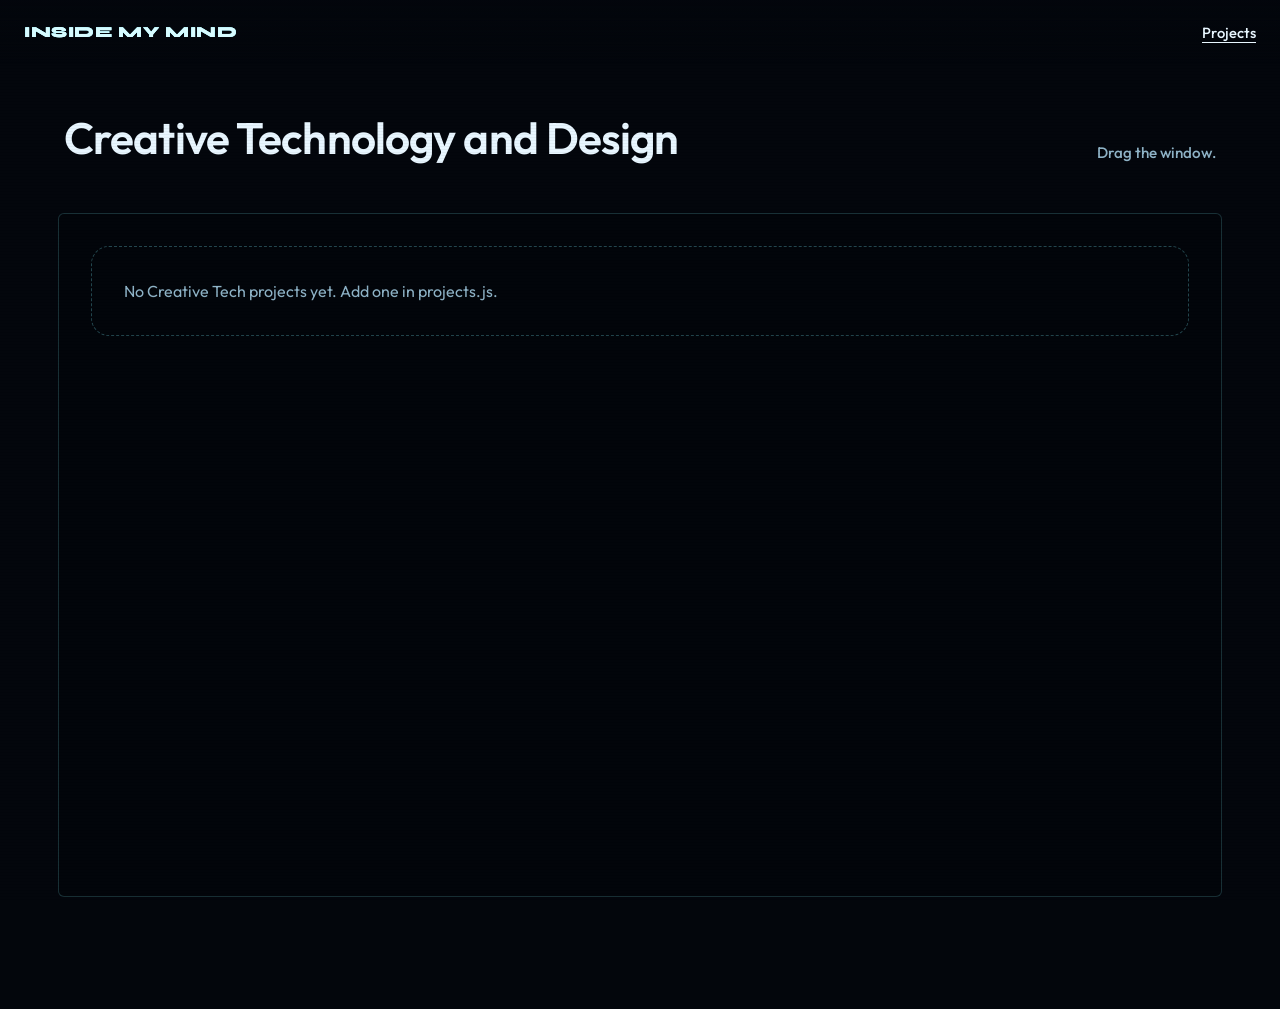
<file: ctd.html>
<!DOCTYPE html>
<html lang="en">
  <head>
    <meta charset="UTF-8" />
    <meta name="viewport" content="width=device-width, initial-scale=1.0" />
    <title>Creative Tech and Design Projects — Sasha Heneghan</title>
    <meta
      name="description"
      content="Creative Technology and Design projects by Sasha Heneghan."
    />
    <link rel="preconnect" href="https://fonts.googleapis.com" />
    <link rel="preconnect" href="https://fonts.gstatic.com" crossorigin />
    <link
      href="https://fonts.googleapis.com/css2?family=Outfit:wght@400;500;600;700&family=Syne:wght@700;800&display=swap"
      rel="stylesheet"
    />
    <link rel="stylesheet" href="styles.css?v=nav-fit" />
    <link
      rel="icon"
      href="data:image/svg+xml,<svg xmlns='http://www.w3.org/2000/svg' viewBox='0 0 100 100'><text y='.9em' font-size='90'>S</text></svg>"
    />
  </head>
  <body class="ctd">
    <a class="skip-link" href="#top">Skip to content</a>

    <header class="site-header">
      <a class="wordmark" href="index.html" data-text="Inside my Mind">Inside my Mind</a>
      <nav aria-label="Primary">
        <div class="nav-dropdown">
          <button class="nav-dropdown-label" type="button" aria-expanded="false" aria-haspopup="true" aria-current="true">Projects</button>
          <ul class="nav-dropdown-menu">
            <li><a href="ide.html">ALC ID Project</a></li>
            <li><a href="philographics.html">Philographics</a></li>
            <li><a href="light-tower.html">Light Tower Powers</a></li>
            <li><a href="aerospace.html">Aerospace Projects</a></li>
            <li><a href="graphic-design.html">Graphic Design</a></li>
          </ul>
        </div>
      </nav>
    </header>

    <main id="top" class="page-main">
      <section class="page">
        <div class="section-heading">
          <h1>Creative Technology and Design</h1>
          <p>Drag the window.</p>
        </div>
        <div class="ctd-desktop" id="ctd-desktop" aria-label="Interactive project desktop">
        </div>
      </section>
    </main>
    <script src="projects.js?v=philo-live"></script>
    <script src="ctd.js?v=philo-live"></script>
    <script src="ctd-cursor.js?v=stage-light"></script>
    <script src="nav.js"></script>
  </body>
</html>
</file>
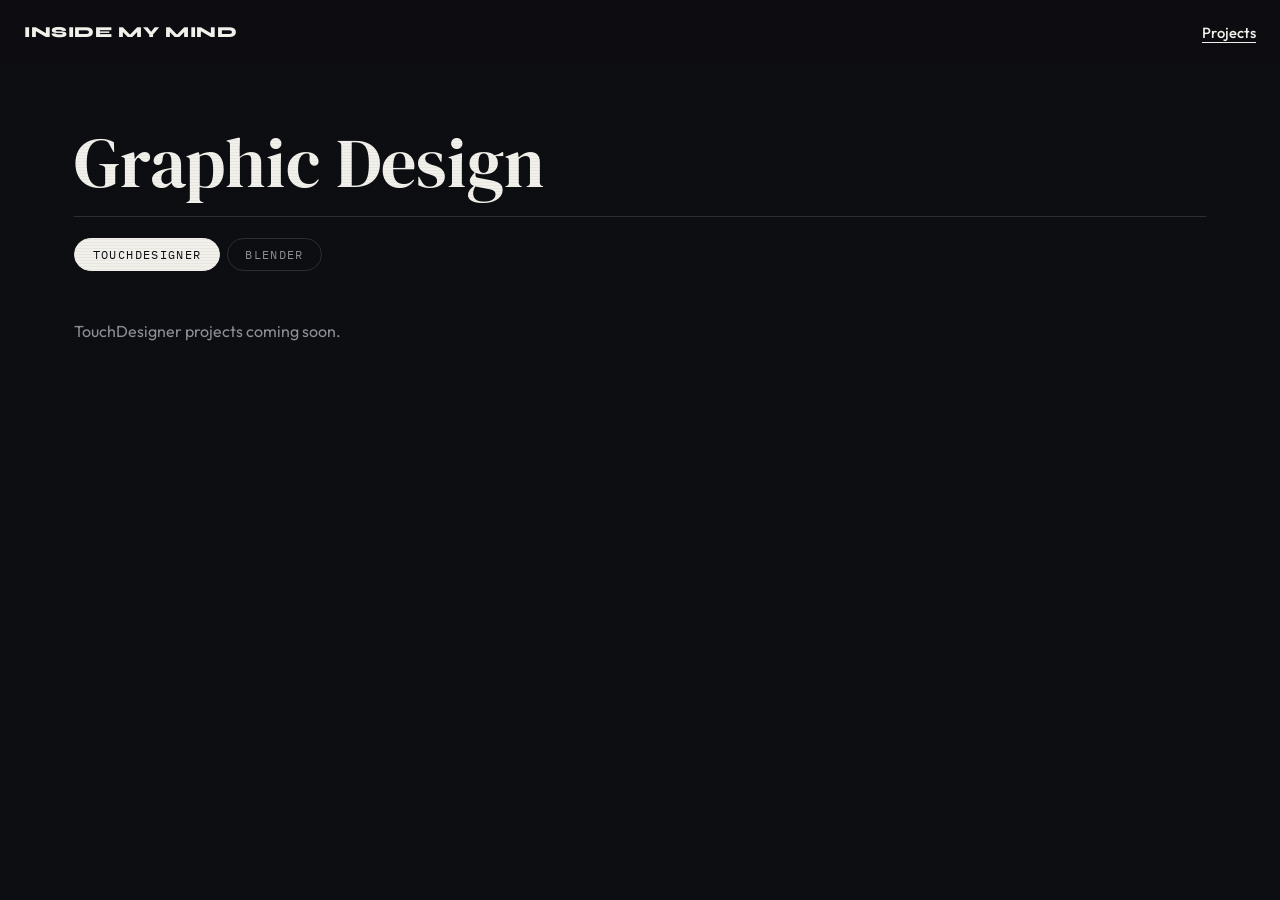
<file: graphic-design.html>
<!DOCTYPE html>
<html lang="en">
  <head>
    <meta charset="UTF-8" />
    <meta name="viewport" content="width=device-width, initial-scale=1.0" />
    <title>Graphic Design — Sasha Heneghan</title>
    <meta
      name="description"
      content="Graphic design work by Sasha Heneghan."
    />
    <link rel="preconnect" href="https://fonts.googleapis.com" />
    <link rel="preconnect" href="https://fonts.gstatic.com" crossorigin />
    <link
      href="https://fonts.googleapis.com/css2?family=DM+Serif+Display:ital@0;1&family=IBM+Plex+Mono:wght@400;500&family=Outfit:wght@400;500;600;700&family=Syne:wght@700;800&display=swap"
      rel="stylesheet"
    />
    <link rel="stylesheet" href="styles.css?v=gd-tabs" />
    <link
      rel="icon"
      href="data:image/svg+xml,<svg xmlns='http://www.w3.org/2000/svg' viewBox='0 0 100 100'><text y='.9em' font-size='90'>S</text></svg>"
    />
  </head>
  <body class="ide graphic-design">
    <a class="skip-link" href="#top">Skip to content</a>

    <header class="site-header">
      <a class="wordmark" href="index.html">Inside my Mind</a>
      <nav aria-label="Primary">
        <div class="nav-dropdown">
          <button class="nav-dropdown-label" type="button" aria-expanded="false" aria-haspopup="true" aria-current="true">Projects</button>
          <ul class="nav-dropdown-menu">
            <li><a href="ide.html">ALC ID Project</a></li>
            <li><a href="philographics.html">Philographics</a></li>
            <li><a href="light-tower.html">Light Tower Powers</a></li>
            <li><a href="aerospace.html">Aerospace Projects</a></li>
            <li><a href="graphic-design.html" aria-current="page">Graphic Design</a></li>
          </ul>
        </div>
      </nav>
    </header>

    <main id="top" class="page-main">
      <section class="page">
        <div class="section-heading">
          <h1>Graphic Design</h1>
        </div>
        <div class="page-tabs" role="tablist" aria-label="Graphic design tools" data-page-tabs>
          <button type="button" role="tab" id="tab-touchdesigner" data-tab="touchdesigner" aria-controls="panel-touchdesigner" aria-selected="true">TouchDesigner</button>
          <button type="button" role="tab" id="tab-blender" data-tab="blender" aria-controls="panel-blender" aria-selected="false">Blender</button>
        </div>
        <div class="page-tab-panel" role="tabpanel" id="panel-touchdesigner" aria-labelledby="tab-touchdesigner">
          <ol class="project-list" data-category="touchdesigner" data-layout="works" data-empty="TouchDesigner projects coming soon."></ol>
        </div>
        <div class="page-tab-panel" role="tabpanel" id="panel-blender" aria-labelledby="tab-blender" hidden>
          <ol class="project-list" data-category="blender" data-layout="works" data-empty="Blender projects coming soon."></ol>
        </div>
      </section>
    </main>
    <script src="projects.js?v=gd-tabs"></script>
    <script src="script.js?v=gd-tabs"></script>
    <script src="nav.js"></script>
  </body>
</html>
</file>
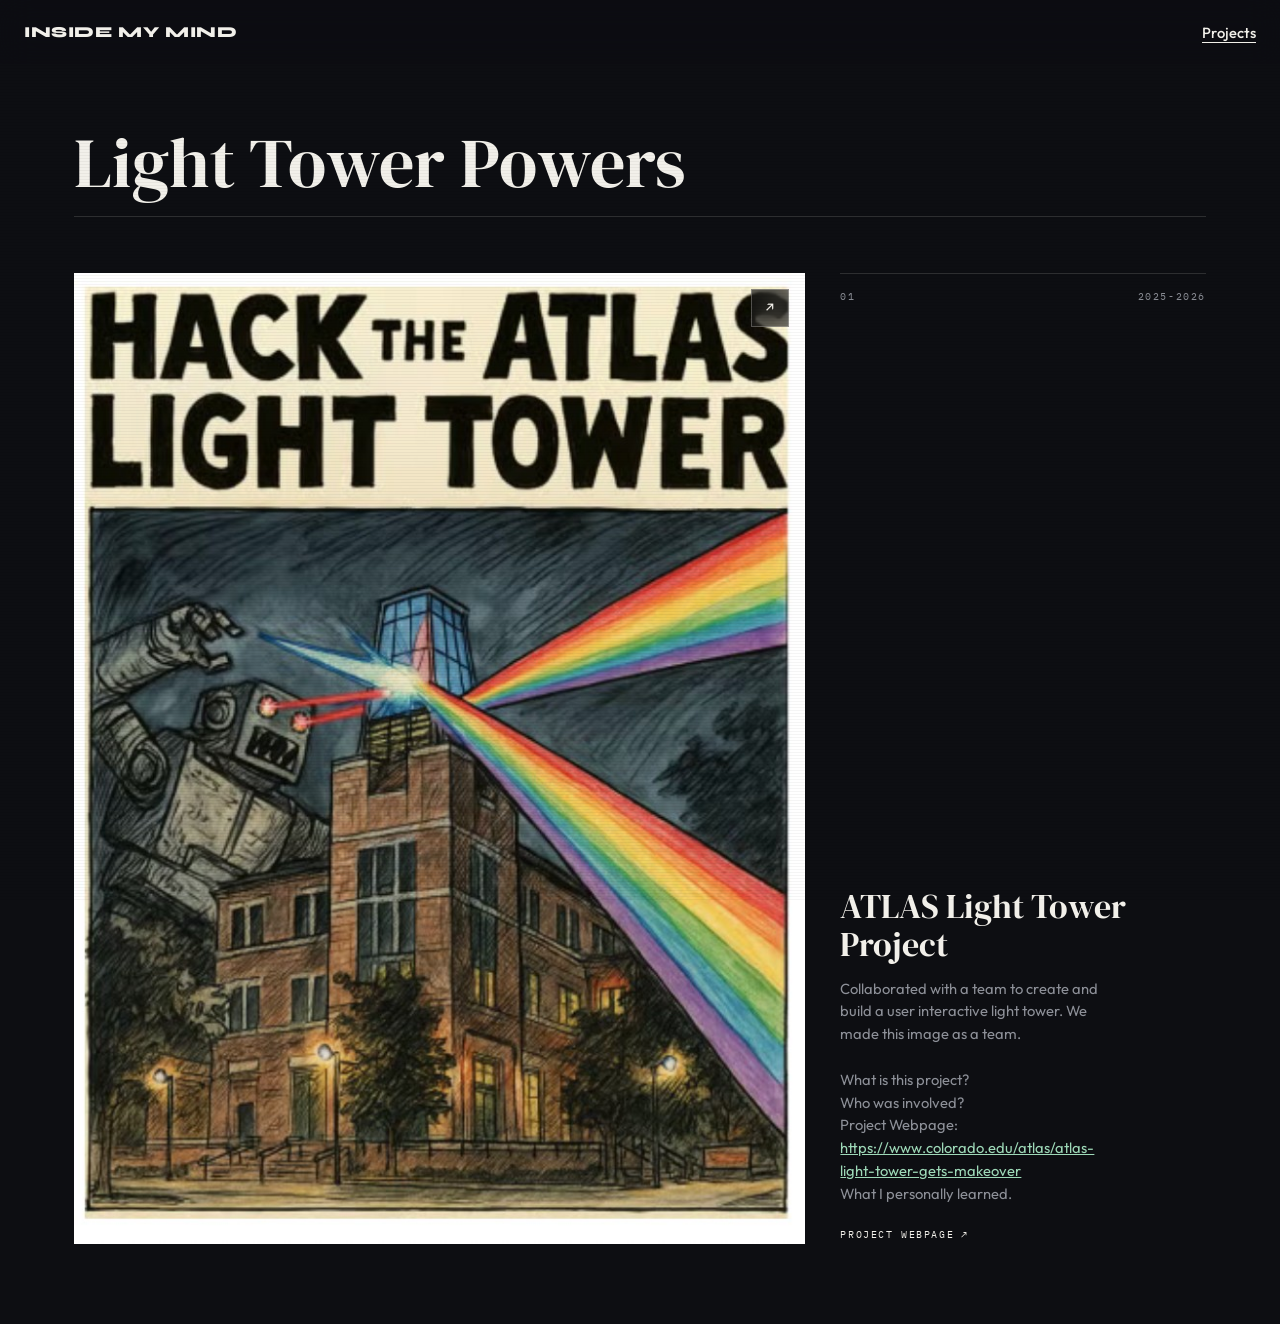
<file: light-tower.html>
<!DOCTYPE html>
<html lang="en">
  <head>
    <meta charset="UTF-8" />
    <meta name="viewport" content="width=device-width, initial-scale=1.0" />
    <title>Light Tower Powers — Sasha Heneghan</title>
    <meta
      name="description"
      content="Light Tower Powers, a project by Sasha Heneghan."
    />
    <link rel="preconnect" href="https://fonts.googleapis.com" />
    <link rel="preconnect" href="https://fonts.gstatic.com" crossorigin />
    <link
      href="https://fonts.googleapis.com/css2?family=DM+Serif+Display:ital@0;1&family=IBM+Plex+Mono:wght@400;500&family=Outfit:wght@400;500;600;700&family=Syne:wght@700;800&display=swap"
      rel="stylesheet"
    />
    <link rel="stylesheet" href="styles.css?v=light-poster" />
    <link
      rel="icon"
      href="data:image/svg+xml,<svg xmlns='http://www.w3.org/2000/svg' viewBox='0 0 100 100'><text y='.9em' font-size='90'>S</text></svg>"
    />
  </head>
  <body class="ide light-tower">
    <a class="skip-link" href="#top">Skip to content</a>

    <header class="site-header">
      <a class="wordmark" href="index.html">Inside my Mind</a>
      <nav aria-label="Primary">
        <div class="nav-dropdown">
          <button class="nav-dropdown-label" type="button" aria-expanded="false" aria-haspopup="true" aria-current="true">Projects</button>
          <ul class="nav-dropdown-menu">
            <li><a href="ide.html">ALC ID Project</a></li>
            <li><a href="philographics.html">Philographics</a></li>
            <li><a href="light-tower.html" aria-current="page">Light Tower Powers</a></li>
            <li><a href="aerospace.html">Aerospace Projects</a></li>
            <li><a href="graphic-design.html">Graphic Design</a></li>
          </ul>
        </div>
      </nav>
    </header>

    <main id="top" class="page-main">
      <section class="page">
        <div class="section-heading">
          <h1>Light Tower Powers</h1>
        </div>
        <ol class="project-list" id="project-list" data-category="light-tower" data-layout="works" data-empty="Projects coming soon."></ol>
      </section>
    </main>
    <script src="projects.js?v=light-poster"></script>
    <script src="script.js?v=light-poster"></script>
    <script src="nav.js"></script>
  </body>
</html>
</file>
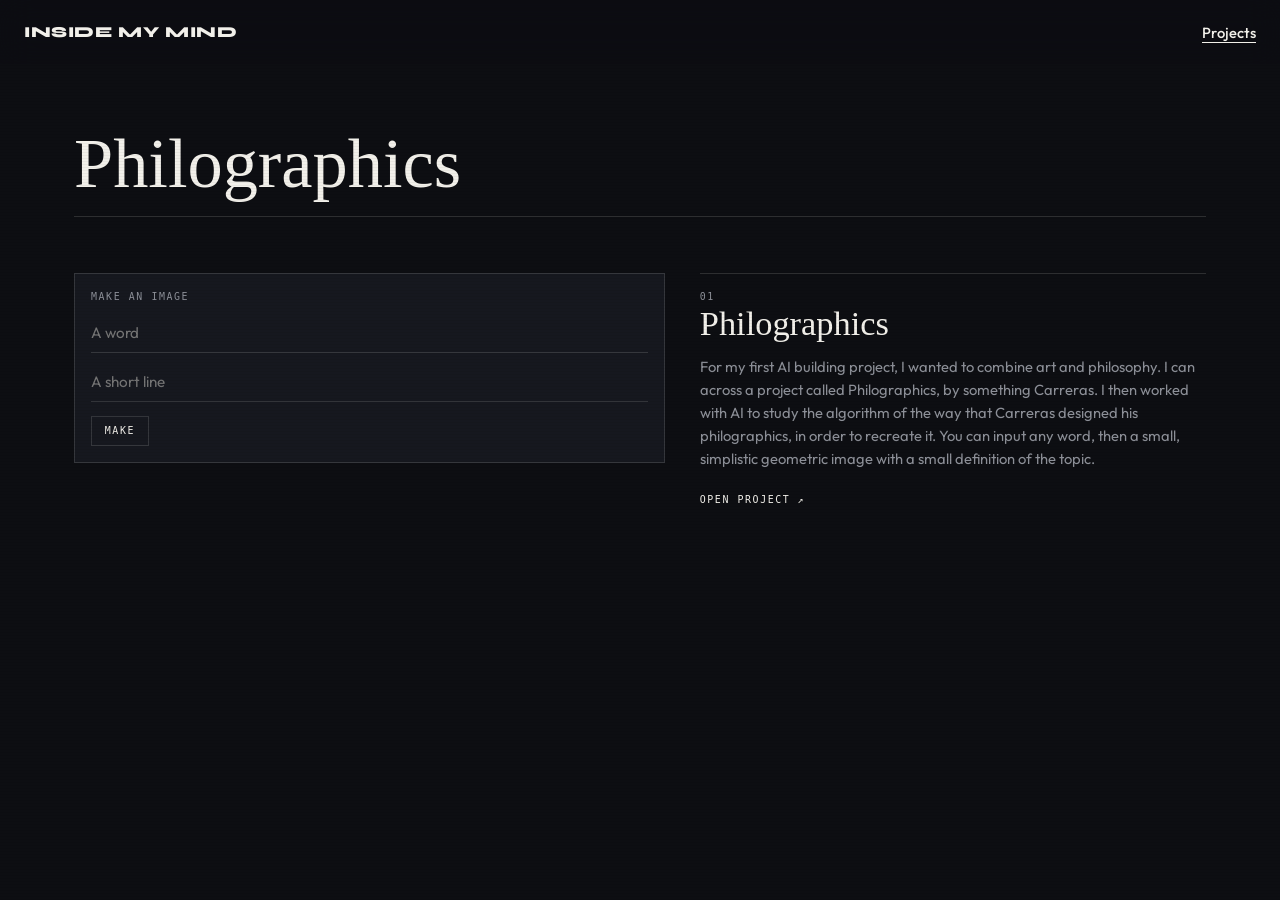
<file: philographics.html>
<!DOCTYPE html>
<html lang="en">
  <head>
    <meta charset="UTF-8" />
    <meta name="viewport" content="width=device-width, initial-scale=1.0" />
    <title>Philographics — Sasha Heneghan</title>
    <meta
      name="description"
      content="Philographics, a project by Sasha Heneghan."
    />
    <link rel="preconnect" href="https://fonts.googleapis.com" />
    <link rel="preconnect" href="https://fonts.gstatic.com" crossorigin />
    <link
      href="https://fonts.googleapis.com/css2?family=Outfit:wght@400;500;600;700&family=Syne:wght@700;800&display=swap"
      rel="stylesheet"
    />
    <link rel="stylesheet" href="styles.css?v=philo-maker" />
    <link
      rel="icon"
      href="data:image/svg+xml,<svg xmlns='http://www.w3.org/2000/svg' viewBox='0 0 100 100'><text y='.9em' font-size='90'>S</text></svg>"
    />
  </head>
  <body class="ide">
    <a class="skip-link" href="#top">Skip to content</a>

    <header class="site-header">
      <a class="wordmark" href="index.html">Inside my Mind</a>
      <nav aria-label="Primary">
        <div class="nav-dropdown">
          <button class="nav-dropdown-label" type="button" aria-expanded="false" aria-haspopup="true" aria-current="true">Projects</button>
          <ul class="nav-dropdown-menu">
            <li><a href="ide.html">ALC ID Project</a></li>
            <li><a href="philographics.html" aria-current="page">Philographics</a></li>
            <li><a href="light-tower.html">Light Tower Powers</a></li>
            <li><a href="aerospace.html">Aerospace Projects</a></li>
            <li><a href="graphic-design.html">Graphic Design</a></li>
          </ul>
        </div>
      </nav>
    </header>

    <main id="top" class="page-main">
      <section class="page">
        <div class="section-heading">
          <h1>Philographics</h1>
        </div>
        <ol class="project-list" id="project-list" data-category="philographics" data-layout="works" data-empty="Projects coming soon."></ol>
      </section>
    </main>
    <script src="projects.js?v=philo-maker"></script>
    <script src="script.js?v=philo-maker"></script>
    <script src="philographics.js?v=philo-maker"></script>
    <script src="nav.js"></script>
  </body>
</html>
</file>
<file: styles.css>
:root {
  --bg: #0a0210;
  --ink: #f6eef4;
  --muted: #c9a3b8;
  --accent: #ff3db8;
  --accent-soft: #ff7ad4;
  --card: #140410;
  --line: #ff3db8;
  --white: #1a0a16;
  --hover: rgba(255, 61, 184, 0.16);
}

*,
*::before,
*::after {
  box-sizing: border-box;
}

html {
  scroll-behavior: smooth;
}

body {
  margin: 0;
  min-height: 100vh;
  color: var(--ink);
  background: var(--bg);
  font-family: Outfit, Helvetica, Arial, sans-serif;
  font-size: 16px;
  line-height: 1.5;
}

img {
  max-width: 100%;
  display: block;
}

a {
  color: inherit;
}

.skip-link {
  position: absolute;
  left: 1rem;
  top: -4rem;
  padding: 0.6rem 1rem;
  background: var(--ink);
  color: var(--bg);
  z-index: 50;
}

.skip-link:focus {
  top: 1rem;
}

.site-header {
  position: fixed;
  top: 0;
  left: 0;
  right: 0;
  z-index: 100;
  display: flex;
  align-items: center;
  justify-content: space-between;
  gap: 1.5rem;
  padding: 1.25rem 1.5rem;
}

.wordmark {
  appearance: none;
  background: none;
  border: 0;
  padding: 0;
  font-family: Syne, sans-serif;
  font-size: 0.95rem;
  font-weight: 800;
  letter-spacing: 0.04em;
  text-transform: uppercase;
  text-decoration: none;
  color: inherit;
  cursor: pointer;
}

.site-header nav {
  display: flex;
  align-items: center;
  gap: 1.4rem;
  flex-shrink: 0;
}

.site-header nav a {
  color: var(--ink);
  text-decoration: none;
  font-size: 0.92rem;
  font-weight: 500;
}

.site-header nav a[aria-current="page"]:not(.btn-nav),
.nav-dropdown-label[aria-current="true"] {
  text-decoration: underline;
  text-underline-offset: 4px;
}

.nav-dropdown-label {
  appearance: none;
  background: none;
  border: 0;
  padding: 0;
  font: inherit;
  font-size: 0.92rem;
  font-weight: 500;
  color: inherit;
  cursor: pointer;
}

.nav-dropdown {
  position: relative;
}

.nav-dropdown::after {
  content: "";
  position: absolute;
  left: 0;
  right: 0;
  top: 100%;
  height: 0.75rem;
}

.nav-dropdown-menu {
  position: absolute;
  top: calc(100% + 0.55rem);
  left: 0;
  z-index: 120;
  min-width: 15.5rem;
  margin: 0;
  padding: 0.45rem 0;
  list-style: none;
  background: var(--bg);
  border: 1.5px solid var(--line);
  border-radius: 12px;
  opacity: 0;
  visibility: hidden;
  pointer-events: none;
  transform: translateY(-4px);
  transition:
    opacity 0.18s ease,
    transform 0.18s ease,
    visibility 0.18s ease;
}

.nav-dropdown:hover .nav-dropdown-menu,
.nav-dropdown:focus-within .nav-dropdown-menu,
.nav-dropdown.is-open .nav-dropdown-menu {
  opacity: 1;
  visibility: visible;
  pointer-events: auto;
  transform: none;
}

.nav-dropdown-menu a {
  display: block;
  padding: 0.55rem 0.95rem;
  font-size: 0.88rem;
  font-weight: 500;
  white-space: nowrap;
}

.nav-dropdown-menu a:hover,
.nav-dropdown-menu a:focus-visible {
  background: var(--hover);
}

.nav-dropdown {
  position: relative;
  padding-bottom: 0.85rem;
  margin-bottom: -0.85rem;
}

.nav-dropdown-menu {
  position: absolute;
  top: 100%;
  right: 0;
  left: auto;
  z-index: 120;
  min-width: 17.5rem;
  max-width: calc(100vw - 1.5rem);
  margin: 0;
  padding: 0.45rem 0;
  list-style: none;
  background: var(--bg);
  border: 1.5px solid var(--line);
  border-radius: 14px;
  box-shadow: 0 10px 30px rgba(255, 61, 184, 0.12);
  opacity: 0;
  visibility: hidden;
  pointer-events: none;
  transform: translateY(-4px);
  transition:
    opacity 0.18s ease,
    transform 0.18s ease,
    visibility 0.18s ease;
}

.nav-dropdown:hover .nav-dropdown-menu,
.nav-dropdown:focus-within .nav-dropdown-menu {
  opacity: 1;
  visibility: visible;
  pointer-events: auto;
  transform: none;
}

.nav-dropdown-menu a {
  display: block;
  padding: 0.55rem 0.95rem;
  font-size: 0.88rem;
  font-weight: 500;
  white-space: nowrap;
}

.nav-dropdown-menu a:hover,
.nav-dropdown-menu a:focus-visible {
  background: var(--hover);
}

.nav-dropdown-menu a[aria-current="page"] {
  text-decoration: none;
  color: var(--accent);
}

.btn-nav,
.btn-pill {
  display: inline-flex;
  align-items: center;
  justify-content: center;
  border: 1.5px solid var(--accent);
  border-radius: 100vw;
  text-decoration: none;
  text-transform: uppercase;
  font-weight: 600;
  letter-spacing: 0.04em;
  line-height: 1;
  transition:
    background-color 0.25s ease,
    color 0.25s ease;
}

.btn-nav {
  padding: 0.7rem 1.1rem;
  font-size: 0.78rem;
}

.btn-pill {
  padding: 1rem 1.4rem;
  font-size: 0.85rem;
  margin-top: 1.75rem;
}

.btn-nav:hover,
.btn-pill:hover,
.btn-nav[aria-current="page"] {
  background: var(--accent);
  color: var(--bg);
}

.hero {
  min-height: 100vh;
  display: flex;
  flex-direction: column;
  align-items: flex-start;
  justify-content: flex-start;
  text-align: left;
  padding: 7.5rem 1.5rem 5rem;
  position: relative;
  overflow: visible;
}

body.home .hero {
  position: sticky;
  top: 0;
  z-index: 1;
  background: var(--bg);
}

.hero-orbit {
  position: relative;
  width: fit-content;
  max-width: 100%;
  margin: 0;
}

.hero-titles {
  position: relative;
  max-width: 16ch;
  margin: 0;
}

.hero-echoes {
  position: relative;
}

.butterfly-perch {
  position: absolute;
  inset: 0;
  z-index: 4;
  pointer-events: none;
}

.butterfly-perch.butterflies-off {
  display: none;
}

.butterfly-track {
  position: absolute;
  z-index: 4;
  width: var(--size, 64px);
  height: var(--size, 64px);
  transform: rotate(var(--tilt, 0deg));
  pointer-events: auto;
}

.butterfly-track::after {
  content: "";
  position: absolute;
  inset: -1.4rem;
}

.butterfly {
  width: 100%;
  height: 100%;
  opacity: 1;
  mix-blend-mode: plus-lighter;
  filter: drop-shadow(0 1px 0 rgba(255, 255, 255, 0.2))
    drop-shadow(0 0 5px rgba(190, 235, 255, 0.12));
}

.butterfly svg {
  display: block;
  width: 100%;
  height: 100%;
  overflow: visible;
}

.butterfly .wing {
  fill: url(#glass-fill);
  stroke: rgba(255, 255, 255, 0.72);
  stroke-width: 0.7;
  transform-box: fill-box;
  animation: wing-flap 3s ease-in-out infinite;
}

.butterfly .wing-left {
  transform-origin: right center;
}

.butterfly .wing-right {
  transform-origin: left center;
  animation-name: wing-flap-right;
}

.butterfly .wing-inner {
  fill: url(#glass-inner);
  stroke: rgba(255, 255, 255, 0.4);
  stroke-width: 0.35;
}

.butterfly .body {
  fill: rgba(255, 255, 255, 0.08);
  stroke: rgba(255, 255, 255, 0.7);
  stroke-width: 0.55;
}

.butterfly .antenna {
  fill: none;
  stroke: rgba(255, 255, 255, 0.42);
  stroke-width: 0.7;
  stroke-linecap: round;
}

@keyframes wing-flap {
  0%,
  67%,
  100% {
    transform: scaleX(1) rotate(-3deg);
  }

  33% {
    transform: scaleX(0.62) rotate(6deg);
  }
}

@keyframes wing-flap-right {
  0%,
  67%,
  100% {
    transform: scaleX(1) rotate(3deg);
  }

  33% {
    transform: scaleX(0.62) rotate(-6deg);
  }
}

.hero h1,
.hero-echo {
  margin: 0;
  font-family: Syne, sans-serif;
  font-size: clamp(2.45rem, 6.6vw, 6.4rem);
  font-weight: 800;
  line-height: 1.05;
  text-transform: uppercase;
  letter-spacing: -0.02em;
  position: relative;
  z-index: 1;
}

.hero h1 {
  margin-bottom: 0.45rem;
  z-index: 5;
}

.hero-butterfly-toggle {
  appearance: none;
  background: none;
  border: 0;
  padding: 0;
  margin: 0;
  width: 100%;
  font: inherit;
  color: inherit;
  letter-spacing: inherit;
  text-transform: inherit;
  text-shadow: inherit;
  text-align: inherit;
  cursor: pointer;
}

.hero-echo {
  opacity: 0.18;
}

.hero-echo-brain {
  display: inline-block;
  animation: brain-shift 4.4s ease-in-out infinite;
}

.hero-echo-brain::before,
.hero-echo-brain::after {
  content: attr(data-text);
  position: absolute;
  inset: 0;
  pointer-events: none;
  overflow: hidden;
  font: inherit;
  letter-spacing: inherit;
  text-transform: inherit;
}

.hero-echo-brain::before {
  color: var(--accent);
  animation: brain-glitch 4.4s ease-in-out infinite;
}

.hero-echo-brain::after {
  color: #7af0ff;
  animation: brain-glitch 4.4s ease-in-out infinite 90ms;
}

@keyframes brain-shift {
  0%,
  11%,
  20%,
  100% {
    transform: translate(0);
    text-shadow: none;
  }

  13% {
    transform: translate(2px, 0);
    text-shadow: -2px 0 rgba(255, 61, 184, 0.55);
  }

  16% {
    transform: translate(-2px, 1px);
    text-shadow: 2px 0 rgba(122, 240, 255, 0.45);
  }
}

@keyframes brain-glitch {
  0%,
  11%,
  20%,
  100% {
    transform: translate(0);
    clip-path: inset(0 0 100% 0);
    opacity: 0;
  }

  13% {
    transform: translate(-3px, 1px);
    clip-path: inset(18% 0 50% 0);
    opacity: 0.7;
  }

  16% {
    transform: translate(3px, -1px);
    clip-path: inset(44% 0 12% 0);
    opacity: 0.55;
  }

  18% {
    transform: translate(-2px, 0);
    clip-path: inset(10% 0 30% 0);
    opacity: 0.35;
  }
}

@keyframes brain-fx {
  0%,
  11%,
  20%,
  100% {
    opacity: 0;
  }

  13%,
  16% {
    opacity: 0.9;
  }

  18% {
    opacity: 0.35;
  }
}

.lede {
  margin: 1.5rem 0 0;
  max-width: 30ch;
  text-transform: uppercase;
  font-size: 0.95rem;
  font-weight: 600;
  line-height: 1.3;
}

.hero-bottom {
  position: absolute;
  left: 1.5rem;
  right: 1.5rem;
  bottom: 1.5rem;
  display: flex;
  flex-direction: column;
  align-items: flex-start;
  gap: 0.2rem;
  font-size: 0.8rem;
  font-weight: 500;
  letter-spacing: 0.02em;
  opacity: 0.7;
  max-width: 42rem;
  text-align: left;
}

.hero-bottom p,
.hero-bottom a {
  margin: 0;
}

.hero-bottom p:first-child {
  font-weight: 600;
  text-transform: uppercase;
  letter-spacing: 0.04em;
}

.hero-bottom a {
  color: inherit;
  text-decoration: none;
  border-bottom: 1px solid transparent;
  transition: border-color 0.2s ease;
}

.hero-bottom a:hover,
.hero-bottom a:focus-visible {
  border-bottom-color: currentColor;
}

.page-main {
  padding: 7rem 1.5rem 5rem;
  max-width: 1120px;
  margin: 0 auto;
}

.page h1 {
  margin: 0;
  font-family: Outfit, Helvetica, Arial, sans-serif;
  font-size: clamp(2rem, 4vw, 2.75rem);
  font-weight: 600;
  line-height: 1.2;
  letter-spacing: -0.02em;
}

.section-heading {
  display: flex;
  align-items: flex-end;
  justify-content: space-between;
  gap: 1rem;
  flex-wrap: wrap;
  margin-bottom: 3rem;
}

.section-heading p {
  margin: 0;
  color: var(--muted);
  font-size: 0.95rem;
  font-weight: 500;
}

.section-heading a {
  color: inherit;
  text-decoration: none;
  border-bottom: 1px solid currentColor;
}

.section-heading a:hover {
  color: var(--accent);
  border-color: var(--accent);
}

.project-list {
  list-style: none;
  margin: 0;
  padding: 0;
  display: grid;
  gap: 1.25rem;
}

.project-card {
  display: grid;
  grid-template-columns: 5rem 1fr auto;
  gap: 1rem 2rem;
  padding: 2.4rem 2rem;
  background: var(--card);
  border: 1.5px solid var(--line);
  border-radius: 18px;
  transition:
    transform 0.25s ease,
    background 0.25s ease;
}

.project-card:hover {
  transform: translateY(-4px);
  background: #1a0a16;
}

.project-year {
  margin: 0.15rem 0 0;
  color: var(--muted);
  font-size: 0.82rem;
  font-variant-numeric: tabular-nums;
}

.project-card h3 {
  margin: 0;
  font-family: Outfit, Helvetica, Arial, sans-serif;
  font-size: 1.35rem;
  font-weight: 600;
  letter-spacing: -0.015em;
  line-height: 1.25;
}

.project-card p {
  margin: 0.7rem 0 1rem;
  max-width: 38rem;
  color: var(--muted);
}

.tags {
  display: flex;
  flex-wrap: wrap;
  gap: 0.45rem;
}

.tag {
  padding: 0.3rem 0.7rem;
  border: 1.5px solid var(--line);
  border-radius: 100px;
  font-size: 0.68rem;
  letter-spacing: 0.04em;
  text-transform: uppercase;
  font-weight: 600;
}

.project-links {
  display: flex;
  flex-direction: column;
  align-items: flex-end;
  justify-content: center;
  gap: 0.55rem;
}

.project-links a {
  text-decoration: none;
  border-bottom: 1px solid var(--ink);
  font-size: 0.9rem;
  font-weight: 500;
}

.project-links a:hover {
  color: var(--accent);
  border-color: var(--accent);
}

.empty-note {
  padding: 2rem;
  border: 1.5px dashed var(--line);
  border-radius: 18px;
  color: var(--muted);
}

body.ide {
  --bg: #0d0e12;
  --ink: #f2f0ea;
  --muted: #8d9098;
  --accent: #9ed9b8;
  --accent-soft: #c6ead4;
  --card: #16181f;
  --line: rgba(242, 240, 234, 0.14);
  --hover: rgba(255, 255, 255, 0.04);
  --white: #0d0e12;
  background: #0d0e12;
  font-family: Outfit, Helvetica, Arial, sans-serif;
}

body.ide .site-header {
  background: rgba(13, 14, 18, 0.78);
  backdrop-filter: blur(16px);
}

body.ide .page-main {
  max-width: 1180px;
  padding-top: 8rem;
}

body.ide .section-heading {
  margin-bottom: 3.5rem;
  padding-bottom: 1.1rem;
  border-bottom: 1px solid var(--line);
  align-items: baseline;
}

body.ide .page h1 {
  font-family: "DM Serif Display", Georgia, serif;
  font-size: clamp(2.4rem, 6vw, 4.4rem);
  font-weight: 400;
  letter-spacing: 0;
  line-height: 1;
}

body.ide .page-tabs {
  display: flex;
  gap: 0.4rem;
  margin: -2.2rem 0 3rem;
}

body.ide .page-tabs [role="tab"] {
  appearance: none;
  background: none;
  border: 1px solid var(--line);
  border-radius: 100vw;
  padding: 0.5rem 1.1rem;
  font-family: "IBM Plex Mono", ui-monospace, monospace;
  font-size: 0.72rem;
  letter-spacing: 0.12em;
  text-transform: uppercase;
  color: var(--muted);
  cursor: pointer;
  transition: background 0.2s ease, color 0.2s ease;
}

body.ide .page-tabs [role="tab"]:hover {
  color: var(--ink);
}

body.ide .page-tabs [role="tab"][aria-selected="true"] {
  background: var(--ink);
  border-color: var(--ink);
  color: var(--bg);
}

body.ide .page-tabs [role="tab"]:focus-visible {
  outline: 2px solid var(--accent);
  outline-offset: 2px;
}

body.ide .project-list {
  display: flex;
  flex-direction: column;
  gap: 5.5rem;
}

body.ide .ide-work {
  display: grid;
  gap: 1.4rem 2.2rem;
}

@media (min-width: 860px) {
  body.ide .ide-work {
    grid-template-columns: minmax(0, 1.7fr) minmax(14rem, 0.85fr);
    align-items: stretch;
  }

  body.ide .ide-work:nth-child(even) {
    grid-template-columns: minmax(14rem, 0.85fr) minmax(0, 1.7fr);
  }

  body.ide .ide-work:nth-child(even) .ide-work-image {
    order: 2;
  }
}

body.ide .ide-work-image {
  position: relative;
  display: block;
  overflow: hidden;
  background: var(--card);
  aspect-ratio: 7 / 5;
  color: inherit;
  text-decoration: none;
  transform: scale(1);
  transform-origin: center;
  transition: transform 0.55s ease;
}

body.ide .ide-work.has-models {
  align-items: start;
}

body.ide .ide-work-models {
  display: grid;
  grid-template-columns: 1fr 1fr;
  gap: 0.9rem;
}

@media (min-width: 860px) {
  body.ide .ide-work.has-models .ide-work-models {
    grid-column: 1 / -1;
  }
}

body.ide .ide-work-models figure:last-child:nth-child(odd) {
  grid-column: 1 / -1;
}

body.ide .ide-work-models figure {
  margin: 0;
  background: #05060a;
  border: 1px solid var(--line);
}

body.ide .ide-work-models p {
  margin: 0;
  padding: 0.55rem 0.7rem 0;
  font-family: "IBM Plex Mono", ui-monospace, monospace;
  font-size: 0.58rem;
  letter-spacing: 0.14em;
  text-transform: uppercase;
  color: var(--muted);
}

body.ide .ide-work-models iframe {
  display: block;
  width: 100%;
  aspect-ratio: 4 / 3;
  height: auto;
  border: 0;
  background: #05060a;
}

body.ide .ide-work-video {
  display: grid;
  gap: 0.9rem;
  border: 1px solid var(--line);
  background: #05060a;
  padding: 1rem;
}

@media (min-width: 860px) {
  body.ide .ide-work.has-models .ide-work-video {
    grid-column: 1 / -1;
  }
}

body.ide .ide-work-video-label {
  margin: 0 0 0.4rem;
  font-family: "IBM Plex Mono", ui-monospace, monospace;
  font-size: 0.58rem;
  letter-spacing: 0.14em;
  text-transform: uppercase;
  color: var(--muted);
}

body.ide .ide-work-video h4 {
  margin: 0 0 0.4rem;
  font-size: 1.4rem;
}

body.ide .ide-work-video-copy p:last-child {
  margin: 0;
  max-width: 60ch;
  color: var(--muted);
}

body.ide .ide-work-video video {
  display: block;
  width: 100%;
  height: auto;
  background: #000;
}

body.ide .ide-work-pitch iframe {
  display: block;
  width: 100%;
  aspect-ratio: 4 / 3;
  height: auto;
  border: 0;
  background: #fff;
}

body.ide .ide-work-pitch a {
  color: inherit;
}

body.ide .ide-work-image img {
  width: 100%;
  height: 100%;
  object-fit: cover;
  opacity: 0.86;
  transition: opacity 0.55s ease;
}

body.ide .ide-work-image.is-poster {
  aspect-ratio: 750 / 996;
  background: #0d0e12;
}

body.ide .ide-work-image.is-poster img {
  object-fit: contain;
  opacity: 1;
}

body.ide .ide-work:hover .ide-work-image {
  transform: scale(1.02);
  z-index: 1;
}

body.ide .ide-work:hover .ide-work-image img {
  opacity: 1;
}

body.ide .ide-work-go {
  position: absolute;
  top: 1rem;
  right: 1rem;
  width: 2.4rem;
  height: 2.4rem;
  display: grid;
  place-items: center;
  border: 1px solid rgba(242, 240, 234, 0.28);
  background: rgba(13, 14, 18, 0.55);
  backdrop-filter: blur(10px);
  font-size: 0.9rem;
}

body.ide .ide-work-copy {
  display: flex;
  flex-direction: column;
  justify-content: space-between;
  border-top: 1px solid var(--line);
  padding-top: 1rem;
  min-height: 100%;
}

body.ide .ide-work-meta,
body.ide .ide-work-tags,
body.ide .ide-work-cta {
  font-family: "IBM Plex Mono", ui-monospace, monospace;
  font-size: 0.62rem;
  letter-spacing: 0.16em;
  text-transform: uppercase;
}

body.ide .ide-work-meta {
  display: flex;
  justify-content: space-between;
  color: var(--muted);
}

body.ide .ide-work-tags {
  display: flex;
  flex-wrap: wrap;
  gap: 0.35rem 1rem;
  margin-bottom: 0.85rem;
  color: var(--accent);
}

body.ide .ide-work-tags:empty {
  display: none;
}

body.ide .ide-work-copy h3 {
  margin: 0;
  font-family: "DM Serif Display", Georgia, serif;
  font-size: clamp(1.6rem, 3vw, 2.15rem);
  font-weight: 400;
  letter-spacing: 0;
  line-height: 1.1;
}

body.ide .ide-work-copy p {
  margin: 0.85rem 0 0;
  max-width: 28ch;
  color: var(--muted);
  font-size: 0.92rem;
  line-height: 1.55;
  white-space: pre-line;
}

body.ide .ide-work-copy p a {
  color: var(--accent);
  overflow-wrap: anywhere;
}

body.light-tower .ide-work-image {
  aspect-ratio: 3 / 4;
  background: #111;
}

body.light-tower .ide-work-image img {
  object-fit: contain;
  opacity: 1;
}

body.ide .ide-work:not(:has(.ide-work-image)) .ide-work-copy p {
  max-width: 42rem;
}

body.ide .ide-work:not(:has(.ide-work-image)) {
  grid-template-columns: minmax(0, 42rem);
}

@media (min-width: 860px) {
  body.ide .ide-work:has(.philo-maker) {
    grid-template-columns: minmax(0, 1.05fr) minmax(16rem, 0.9fr);
    align-items: start;
  }
}

body.ide .philo-maker {
  display: flex;
  flex-direction: column;
  gap: 0.85rem;
  padding: 1rem;
  background: #16181f;
  border: 1px solid var(--line);
}

body.ide .philo-maker-form {
  display: flex;
  flex-direction: column;
  gap: 0.65rem;
}

body.ide .philo-maker-label,
body.ide .philo-maker button,
body.ide .philo-maker-again {
  font-family: "IBM Plex Mono", ui-monospace, monospace;
  font-size: 0.62rem;
  letter-spacing: 0.16em;
  text-transform: uppercase;
}

body.ide .philo-maker-label {
  margin: 0;
  color: var(--muted);
}

body.ide .philo-maker input {
  width: 100%;
  padding: 0.45rem 0;
  border: 0;
  border-bottom: 1px solid var(--line);
  background: transparent;
  color: var(--ink);
  font: inherit;
  font-size: 0.95rem;
}

body.ide .philo-maker input:focus {
  outline: none;
  border-bottom-color: var(--accent);
}

body.ide .philo-maker button,
body.ide .philo-maker-again {
  align-self: flex-start;
  margin-top: 0.2rem;
  padding: 0.55rem 0.8rem;
  border: 1px solid var(--line);
  background: transparent;
  color: var(--ink);
  cursor: pointer;
}

body.ide .philo-maker button:hover,
body.ide .philo-maker-again:hover {
  border-color: var(--accent);
  color: var(--accent);
}

body.ide .philo-maker-stage,
body.ide .philo-poster {
  margin: 0;
  background: #0d0e12;
}

body.ide .philo-maker svg {
  display: block;
  width: 100%;
  height: auto;
}

body.ide .philo-maker.is-placed .philo-maker-form,
body.ide .philo-maker.is-placed .philo-maker-use {
  display: none;
}

body.ide .ide-work-cta {
  display: inline-flex;
  align-items: center;
  gap: 0.45rem;
  margin-top: 1.4rem;
  color: var(--ink);
  text-decoration: none;
}

body.ide .ide-work:hover .ide-work-cta {
  color: var(--accent);
}

body.ide .project-card {
  background: transparent;
  border: 0;
  border-radius: 0;
  padding: 0;
}

body.ide .project-card:hover {
  transform: none;
  background: transparent;
}

body.ide .empty-note {
  padding: 0;
  border: 0;
  border-radius: 0;
}

body.art {
  --bg: #fffcf7;
  --ink: #111;
  --muted: #4a4a4a;
  --accent: #111;
  --accent-soft: #333;
  --card: #fff;
  --line: #111;
  --hover: rgba(17, 17, 17, 0.06);
  --white: #fff;
  background: #fffcf7;
  overflow-x: hidden;
}

body.art .site-header {
  background: transparent;
  justify-content: flex-end;
}

body.art .art-hero-wordmark {
  position: absolute;
  top: 1.25rem;
  left: 1.5rem;
  z-index: 2;
}

body.art .art-hero {
  position: sticky;
  top: 0;
  z-index: 1;
  min-height: 100vh;
  background: #fffcf7;
  overflow: hidden;
}

body.art .art-canvas {
  position: absolute;
  inset: 0;
  z-index: 0;
  pointer-events: none;
  overflow: hidden;
  background: #fffcf7;
}

body.art .art-frame {
  position: absolute;
  top: 7vh;
  bottom: 5vh;
  left: 50%;
  width: min(58vw, 640px);
  max-width: 92vw;
  transform: translateX(-42%);
}

body.art .art-block {
  position: absolute;
}

body.art .art-block-lime {
  top: 3%;
  right: 7%;
  width: 52%;
  height: 27%;
  background: #9dcc3a;
}

body.art .art-block-yellow {
  top: 14%;
  left: 7%;
  width: 40%;
  height: 28%;
  background: #f0c92a;
  clip-path: polygon(0 10%, 100% 0, 86% 100%, 0 90%);
}

body.art .art-block-cyan {
  top: 27%;
  left: 36%;
  width: 38%;
  height: 24%;
  background: #4ec6ea;
  clip-path: polygon(10% 16%, 100% 0, 86% 100%, 0 84%);
}

body.art .art-block-pink {
  top: 45%;
  left: 7%;
  width: 46%;
  height: 27%;
  background: #f4a0c0;
  clip-path: polygon(0 14%, 100% 0, 84% 100%, 0 90%);
}

body.art .art-block-orange {
  top: 52%;
  right: 7%;
  width: 64%;
  height: 42%;
  background: #f0a01e;
  clip-path: polygon(16% 0, 100% 10%, 100% 100%, 0 100%);
}

body.art .art-flora {
  position: absolute;
  inset: 0;
  width: 100%;
  height: 100%;
}

body.art .art-sheet {
  position: relative;
  z-index: 2;
  min-height: 100vh;
  margin: 0;
  padding: 7rem 1.5rem 5rem;
  overflow: hidden;
  background: #fffcf7;
  border-radius: 1.75rem 1.75rem 0 0;
  box-shadow: 0 -28px 70px rgba(17, 17, 17, 0.16);
  scroll-margin-top: 0;
}

body.art .art-sheet-inner {
  position: relative;
  z-index: 1;
  max-width: 1120px;
  width: 100%;
  margin: 0 auto;
}

body.art .art-sheet h1 {
  color: #111;
}

body.art .art-sheet-blocks {
  position: absolute;
  inset: 8% 6% 6%;
  pointer-events: none;
  z-index: 0;
}

body.art .art-sheet-blocks .art-block-lime {
  top: 0;
  right: 4%;
  width: 38%;
  height: 22%;
}

body.art .art-sheet-blocks .art-block-yellow {
  top: 10%;
  left: 4%;
  width: 30%;
  height: 22%;
}

body.art .art-sheet-blocks .art-block-cyan {
  top: 24%;
  left: 32%;
  width: 28%;
  height: 18%;
}

body.art .art-sheet-blocks .art-block-pink {
  top: 42%;
  left: 4%;
  width: 34%;
  height: 22%;
}

body.art .art-sheet-blocks .art-block-orange {
  top: 52%;
  right: 4%;
  bottom: 0;
  width: 48%;
  height: 40%;
}

body.art .project-card {
  background: rgba(255, 252, 247, 0.88);
  border: 2px solid #111;
  border-radius: 0;
}

body.art .project-card:hover {
  transform: translateY(-3px);
  background: #fff;
}

body.art .empty-note {
  padding: 0;
  border: 0;
  border-radius: 0;
  color: #111;
  font-weight: 500;
}

@media (max-width: 720px) {
  body.art .art-frame {
    left: 50%;
    width: 92vw;
    transform: translateX(-50%);
    top: 12vh;
  }
}

.home-about {
  position: relative;
  z-index: 2;
  min-height: 100vh;
  margin: 0;
  padding: 7rem 1.5rem 5rem;
  background: #120218;
  border-radius: 1.75rem 1.75rem 0 0;
  box-shadow: 0 -32px 90px rgba(0, 0, 0, 0.55);
  scroll-margin-top: 0;
  display: flex;
  flex-direction: column;
}

.home-about-inner {
  max-width: 1120px;
  width: 100%;
  margin: 0 auto;
  flex: 1;
  display: flex;
  flex-direction: column;
}

.contact-page h1 {
  font-size: 1.75rem;
  font-weight: 500;
  letter-spacing: 0;
  line-height: 1.3;
}

.contact-media {
  display: flex;
  flex-direction: row;
  align-items: flex-start;
  gap: 2.25rem;
  margin-top: 2rem;
}

.contact-photo {
  margin: 0;
  width: 220px;
  flex-shrink: 0;
  aspect-ratio: 4 / 5;
  border-radius: 4px;
  border: 1.5px solid var(--line);
  background: #1a0a16;
  display: flex;
  align-items: center;
  justify-content: center;
  overflow: hidden;
}

.contact-photo span {
  color: var(--muted);
  font-size: 0.85rem;
  letter-spacing: 0.04em;
  text-transform: uppercase;
}

.contact-photo img {
  width: 100%;
  height: 100%;
  object-fit: cover;
}

.contact-page .contact-line {
  margin: 0;
  font-size: 1.1rem;
}

.contact-emails {
  display: flex;
  flex-direction: column;
  align-items: flex-start;
  gap: 1rem;
  margin-top: 1.25rem;
}

.contact-email-label {
  margin: 0 0 0.25rem;
  font-size: 0.78rem;
  font-weight: 600;
  letter-spacing: 0.04em;
  text-transform: uppercase;
  color: var(--muted);
}

.contact-emails a {
  color: inherit;
  text-decoration: none;
  border-bottom: 1px solid var(--ink);
  font-size: 0.95rem;
  font-weight: 500;
}

.contact-emails a:hover {
  color: var(--accent);
  border-color: var(--accent);
}

.contact-bio {
  max-width: 36rem;
  margin: 1.1rem 0 0;
}

.contact-bio p {
  margin: 0;
  color: var(--muted);
  font-size: 1.05rem;
  line-height: 1.65;
}

.contact-links {
  display: flex;
  gap: 1.5rem;
  flex-wrap: wrap;
  margin-top: 2.5rem;
}

.contact-links a {
  text-decoration: none;
  border-bottom: 1px solid var(--ink);
  font-weight: 500;
  font-size: 0.95rem;
}

.contact-links a:hover {
  color: var(--accent);
  border-color: var(--accent);
}

.liked-projects {
  list-style: none;
  margin-top: auto;
  padding: 3.5rem clamp(1.5rem, 7vw, 4.5rem) 0 0;
  display: flex;
  gap: clamp(0.75rem, 2vw, 1.35rem);
  width: 100%;
}

.liked-projects li {
  flex: 1;
  min-width: 0;
}

.liked-project {
  display: flex;
  align-items: center;
  justify-content: center;
  width: 100%;
  aspect-ratio: 1;
  height: auto;
  border: 1.5px solid var(--line);
  border-radius: 4px;
  background: #1a0a16;
  text-decoration: none;
  overflow: hidden;
}

.liked-project span {
  color: var(--muted);
  font-size: 0.68rem;
  letter-spacing: 0.04em;
  text-transform: uppercase;
  text-align: center;
  padding: 0.4rem;
}

.liked-project img {
  width: 100%;
  height: 100%;
  object-fit: cover;
}

.liked-project:has(img) span {
  display: none;
}

.liked-project:hover,
.liked-project:focus-visible {
  border-color: var(--accent-soft);
}

@media (max-width: 720px) {
  .site-header {
    padding: 1rem;
  }

  .site-header nav {
    gap: 0.85rem;
  }

  .hero {
    padding: 6.5rem 1rem 4.5rem;
    align-items: flex-start;
    text-align: left;
  }

  .hero-titles {
    max-width: none;
  }

  .butterfly-track {
    width: calc(var(--size, 64px) * 0.78);
    height: calc(var(--size, 64px) * 0.78);
  }

  .contact-media {
    flex-wrap: wrap;
  }

  .contact-photo {
    width: 160px;
  }

  .project-card {
    grid-template-columns: 1fr;
    padding: 1.5rem;
  }

  .project-links {
    flex-direction: row;
    align-items: center;
    justify-content: flex-start;
  }

  .hero-bottom {
    flex-direction: column;
    align-items: flex-start;
  }

  .home .code-line-3 {
    display: none;
  }
}

.hero h1 {
  color: #ffffff;
  text-shadow: 0 0 28px rgba(255, 61, 184, 0.35);
}

.hero-echo {
  color: #ffb6e3;
}

.btn-pill {
  background: var(--accent);
  color: var(--bg);
}

.home .wordmark-wrap {
  position: relative;
  display: inline-block;
  z-index: 2;
}

.home .wordmark {
  position: relative;
  display: inline-block;
  animation: brain-shift 4.4s ease-in-out infinite;
}

.home .code-line {
  position: absolute;
  left: 0;
  white-space: nowrap;
  pointer-events: none;
  font-family: ui-monospace, "SF Mono", Menlo, Consolas, monospace;
  font-size: 0.58rem;
  font-weight: 500;
  letter-spacing: 0.08em;
  color: var(--accent);
  text-shadow: 0 0 8px rgba(255, 61, 184, 0.7);
  text-transform: none;
}

.home .wordmark-fx {
  position: absolute;
  inset: 0;
  overflow: visible;
  pointer-events: none;
  opacity: 0;
  animation: brain-fx 4.4s ease-in-out infinite;
}

.home .wordmark-wrap:hover .wordmark-fx {
  opacity: 1;
  animation: none;
}

.home .code-line-1 {
  top: -0.85rem;
  animation: code-flicker 3.4s ease-in-out infinite;
}

.home .code-line-2 {
  top: 1.55rem;
  left: 0.4rem;
  animation: code-flicker 3.4s ease-in-out infinite 0.22s;
}

.home .code-line-3 {
  top: 0.15rem;
  left: 11.5rem;
  animation: code-shift 3.4s ease-in-out infinite 0.16s;
}

.home .glitch-bar {
  position: absolute;
  left: -8%;
  height: 2px;
  background: var(--accent);
  box-shadow: 0 0 10px var(--accent);
  pointer-events: none;
}

.home .glitch-bar-1 {
  top: 0.2rem;
  width: 118%;
  animation: bar-glitch 3.4s ease-in-out infinite;
}

.home .glitch-bar-2 {
  top: 0.85rem;
  width: 70%;
  left: 18%;
  animation: bar-glitch 3.4s ease-in-out infinite 0.28s;
}

.home .wordmark::before,
.home .wordmark::after {
  content: attr(data-text);
  position: absolute;
  inset: 0;
  pointer-events: none;
  overflow: hidden;
}

.home .wordmark::before {
  color: var(--accent);
  animation: brain-glitch 4.4s ease-in-out infinite;
}

.home .wordmark::after {
  color: #7af0ff;
  animation: brain-glitch 4.4s ease-in-out infinite 90ms;
}

body::after {
  content: "";
  pointer-events: none;
  position: fixed;
  inset: 0;
  z-index: 40;
  opacity: 0.08;
  background: repeating-linear-gradient(
    to bottom,
    transparent 0,
    transparent 2px,
    #000 3px
  );
  animation: scan-move 9s linear infinite;
}

.home .btn-pill {
  animation: pink-pulse 3.2s ease-in-out infinite;
}

@keyframes scan-move {
  from {
    transform: translateY(0);
  }

  to {
    transform: translateY(12px);
  }
}

@keyframes code-flicker {
  0% {
    opacity: 0;
    transform: translate(-4px, 0);
  }

  12% {
    opacity: 0.95;
    transform: translate(3px, 0);
  }

  28% {
    opacity: 0.35;
    transform: translate(-4px, 1px);
  }

  46% {
    opacity: 0.9;
    transform: translate(0);
  }

  64% {
    opacity: 0.5;
    transform: translate(5px, 0);
  }

  82% {
    opacity: 0.85;
    transform: translate(-2px, 0);
  }

  100% {
    opacity: 0.75;
    transform: translate(0);
  }
}

@keyframes code-shift {
  0% {
    opacity: 0;
    transform: translate(4px, 0);
  }

  14% {
    opacity: 1;
    transform: translate(-6px, 0);
  }

  32% {
    opacity: 0.3;
    transform: translate(4px, -1px);
  }

  50% {
    opacity: 0.9;
    transform: translate(0);
  }

  72% {
    opacity: 0.45;
    transform: translate(-3px, 0);
  }

  100% {
    opacity: 0.8;
    transform: translate(0);
  }
}

@keyframes bar-glitch {
  0%,
  100% {
    opacity: 0.15;
    transform: scaleX(0.35) translateX(30%);
  }

  18% {
    opacity: 1;
    transform: scaleX(1) translateX(0);
  }

  36% {
    opacity: 0.25;
    transform: scaleX(0.6) translateX(-20%);
  }

  54% {
    opacity: 0.9;
    transform: scaleX(1.1) translateX(8%);
  }

  76% {
    opacity: 0.4;
    transform: scaleX(0.8) translateX(-8%);
  }
}

body.aerospace {
  --bg: #03010c;
  --ink: #eef3ff;
  --muted: #a8b6d6;
  --accent: #9fd4ff;
  --accent-soft: #ff9adf;
  --card: rgba(10, 14, 36, 0.62);
  --line: rgba(159, 212, 255, 0.38);
  --hover: rgba(159, 212, 255, 0.16);
  background:
    radial-gradient(ellipse 90% 55% at 8% -8%, rgba(255, 61, 184, 0.22), transparent 58%),
    radial-gradient(ellipse 70% 45% at 100% 0%, rgba(70, 90, 220, 0.28), transparent 52%),
    radial-gradient(ellipse 55% 40% at 85% 100%, rgba(255, 61, 184, 0.12), transparent 55%),
    #03010c;
  overflow-x: hidden;
}

body.aerospace::before {
  content: "";
  pointer-events: none;
  position: fixed;
  inset: 0;
  z-index: 105;
  background:
    linear-gradient(to right, rgba(255, 61, 184, 0.06), transparent 3.5rem),
    linear-gradient(to left, rgba(255, 61, 184, 0.06), transparent 3.5rem),
    linear-gradient(to bottom, rgba(255, 61, 184, 0.04), transparent 2.75rem),
    linear-gradient(to top, rgba(255, 61, 184, 0.05), transparent 3.5rem);
}

body.aerospace .site-header {
  background: linear-gradient(to bottom, rgba(3, 1, 12, 0.88), rgba(3, 1, 12, 0));
}

body.aerospace .page-main {
  position: relative;
  z-index: 1;
  max-width: 1200px;
}

.space-field {
  position: fixed;
  inset: 0;
  pointer-events: none;
  z-index: 0;
  overflow: hidden;
}

.star-layer {
  position: absolute;
  inset: 0;
}

.star-layer-a {
  background-image:
    radial-gradient(1px 1px at 8% 12%, #fff, transparent),
    radial-gradient(1px 1px at 18% 44%, #dbe7ff, transparent),
    radial-gradient(1.5px 1.5px at 27% 8%, #fff, transparent),
    radial-gradient(1px 1px at 36% 71%, #ffd6f3, transparent),
    radial-gradient(1px 1px at 47% 22%, #fff, transparent),
    radial-gradient(1.5px 1.5px at 58% 63%, #b8e0ff, transparent),
    radial-gradient(1px 1px at 69% 17%, #fff, transparent),
    radial-gradient(1px 1px at 78% 81%, #ffd6f3, transparent),
    radial-gradient(1.5px 1.5px at 86% 39%, #fff, transparent),
    radial-gradient(1px 1px at 93% 6%, #dbe7ff, transparent),
    radial-gradient(1px 1px at 12% 88%, #fff, transparent),
    radial-gradient(1px 1px at 41% 91%, #b8e0ff, transparent),
    radial-gradient(1.5px 1.5px at 63% 94%, #fff, transparent),
    radial-gradient(1px 1px at 4% 58%, #ffd6f3, transparent),
    radial-gradient(1px 1px at 73% 52%, #fff, transparent);
  animation: star-drift 90s linear infinite;
}

.star-layer-b {
  background-image:
    radial-gradient(1px 1px at 14% 31%, #fff, transparent),
    radial-gradient(1px 1px at 22% 76%, #b8e0ff, transparent),
    radial-gradient(2px 2px at 33% 19%, #fff, transparent),
    radial-gradient(1px 1px at 49% 48%, #ffd6f3, transparent),
    radial-gradient(1px 1px at 61% 9%, #dbe7ff, transparent),
    radial-gradient(2px 2px at 71% 67%, #fff, transparent),
    radial-gradient(1px 1px at 82% 28%, #b8e0ff, transparent),
    radial-gradient(1px 1px at 91% 73%, #fff, transparent),
    radial-gradient(1px 1px at 6% 41%, #ffd6f3, transparent),
    radial-gradient(2px 2px at 39% 84%, #fff, transparent),
    radial-gradient(1px 1px at 55% 36%, #dbe7ff, transparent),
    radial-gradient(1px 1px at 97% 51%, #fff, transparent);
  opacity: 0.75;
  animation: star-twinkle 4.8s ease-in-out infinite;
}

.star-layer-c {
  background-image:
    radial-gradient(1.5px 1.5px at 11% 64%, #fff, transparent),
    radial-gradient(1px 1px at 29% 11%, #ffd6f3, transparent),
    radial-gradient(1px 1px at 44% 57%, #b8e0ff, transparent),
    radial-gradient(2px 2px at 67% 24%, #fff, transparent),
    radial-gradient(1px 1px at 76% 88%, #dbe7ff, transparent),
    radial-gradient(1.5px 1.5px at 88% 14%, #fff, transparent),
    radial-gradient(1px 1px at 3% 79%, #ffd6f3, transparent),
    radial-gradient(1px 1px at 52% 3%, #fff, transparent);
  opacity: 0.55;
  animation: star-twinkle 6.4s ease-in-out infinite reverse;
}

.space-planet {
  position: absolute;
  right: -5.5rem;
  top: 5.5rem;
  width: 16rem;
  height: 16rem;
  border-radius: 50%;
  background:
    radial-gradient(circle at 34% 30%, #ffe2c2 0%, #ff9a4a 22%, #d45a1a 48%, #6a2410 74%, #1a0904 100%);
  box-shadow:
    inset -28px -18px 50px rgba(0, 0, 0, 0.55),
    0 0 80px rgba(255, 122, 40, 0.32);
}

.space-ring {
  position: absolute;
  right: -8.5rem;
  top: 10.4rem;
  width: 22rem;
  height: 6.2rem;
  border: 2px solid rgba(255, 186, 120, 0.5);
  border-left-color: transparent;
  border-right-color: rgba(255, 154, 74, 0.4);
  border-radius: 50%;
  transform: rotate(-18deg);
  box-shadow: 0 0 18px rgba(255, 122, 40, 0.22);
}

.shooting-star {
  position: absolute;
  top: 18%;
  left: -10%;
  width: 7rem;
  height: 2px;
  background: linear-gradient(to right, transparent, #fff);
  border-radius: 2px;
  opacity: 0;
  animation: shooting-star 9s linear infinite;
}

body.aerospace .project-card {
  background: rgba(8, 12, 32, 0.58);
  backdrop-filter: blur(12px);
  border-color: rgba(159, 212, 255, 0.28);
  box-shadow: 0 0 0 1px rgba(255, 255, 255, 0.03);
}

body.aerospace .project-card:hover {
  background: rgba(16, 22, 52, 0.76);
  transform: translateY(-4px);
  box-shadow: 0 0 32px rgba(159, 212, 255, 0.16);
}

body.aerospace .tag {
  border-color: rgba(159, 212, 255, 0.32);
}

body.aerospace .space-planet,
body.aerospace .space-ring {
  display: none;
}

body.aerospace .section-heading {
  margin-bottom: 0.7rem;
}

.planet-hint {
  margin: 0 0 1.25rem;
  font-size: 0.78rem;
  color: var(--muted);
}

.galaxy-viewport {
  position: relative;
  height: min(72vh, 680px);
  margin: 0 -0.4rem 2rem;
  perspective: 760px;
  perspective-origin: 50% 46%;
  overflow: hidden;
  cursor: grab;
  touch-action: none;
  border-radius: 28px;
  user-select: none;
  background: #02030c;
}

#galaxy-canvas {
  display: block;
  width: 100%;
  height: 100%;
}

.rocky-chat {
  position: absolute;
  left: 1.25rem;
  top: 0.85rem;
  z-index: 6;
  max-width: min(26rem, 58%);
  color: rgba(244, 228, 206, 0.9);
  font-size: 0.92rem;
  line-height: 1.45;
  pointer-events: none;
  user-select: text;
}

.rocky-line {
  margin: 0 0 0.4rem;
  font-weight: 500;
}

.rocky-caret {
  display: inline-block;
  width: 1.5px;
  height: 0.92em;
  margin-left: 1px;
  background: #ffd7a6;
  vertical-align: text-bottom;
  animation: rocky-caret 1.05s steps(1) infinite;
}

.rocky-caret[hidden] {
  display: none;
}

.planet-menu {
  position: absolute;
  top: 0.85rem;
  right: 0.9rem;
  z-index: 7;
  pointer-events: auto;
}

.planet-menu-label {
  appearance: none;
  background: rgba(8, 12, 32, 0.72);
  border: 1px solid rgba(159, 212, 255, 0.32);
  border-radius: 100vw;
  padding: 0.35rem 0.7rem;
  color: rgba(238, 243, 255, 0.92);
  font: inherit;
  font-size: 0.72rem;
  font-weight: 500;
  letter-spacing: 0.03em;
  cursor: pointer;
}

.planet-menu-label:hover,
.planet-menu[aria-expanded="true"] .planet-menu-label,
.planet-menu:hover .planet-menu-label {
  border-color: rgba(159, 212, 255, 0.55);
}

.planet-menu-list {
  position: absolute;
  top: calc(100% + 0.4rem);
  right: 0;
  min-width: 11.5rem;
  margin: 0;
  padding: 0.35rem 0;
  list-style: none;
  background: rgba(8, 12, 32, 0.92);
  border: 1px solid rgba(159, 212, 255, 0.32);
  border-radius: 12px;
  box-shadow: 0 10px 28px rgba(0, 0, 0, 0.35);
}

.planet-menu-list[hidden] {
  display: none;
}

.planet-menu-list button {
  appearance: none;
  display: block;
  width: 100%;
  border: 0;
  background: none;
  padding: 0.45rem 0.75rem;
  color: inherit;
  font: inherit;
  font-size: 0.78rem;
  text-align: left;
  cursor: pointer;
}

.planet-menu-list button:hover,
.planet-menu-list button:focus-visible {
  background: rgba(159, 212, 255, 0.14);
}

@keyframes rocky-caret {
  50% {
    opacity: 0;
  }
}

.cursor-trail {
  position: fixed;
  inset: 0;
  width: 100%;
  height: 100%;
  pointer-events: none;
  z-index: 110;
}

.galaxy-viewport.is-grabbing {
  cursor: grabbing;
}

.galaxy {
  --rx: -16deg;
  --ry: 22deg;
  --zoom: 1;
  width: 100%;
  height: 100%;
  position: relative;
  transform-style: preserve-3d;
  transform: rotateX(var(--rx)) rotateY(var(--ry)) scale(var(--zoom));
}

.planet-field {
  list-style: none;
  margin: 0;
  padding: 0;
  position: absolute;
  inset: 0;
  display: block;
  min-height: 0;
  transform-style: preserve-3d;
}

.planet-item {
  position: absolute;
  left: 50%;
  top: 50%;
  margin: 0;
  transform-style: preserve-3d;
  transform: translate(-50%, -50%) translate3d(var(--x, 0px), var(--y, 0px), var(--z, 0px));
}

.planet-item.is-decor .planet-name {
  display: none;
}

.planet-item.is-decor .planet {
  min-height: var(--planet-size, 2rem);
  width: var(--planet-size, 2rem);
}

.planet {
  appearance: none;
  background: none;
  border: 0;
  padding: 0;
  position: relative;
  width: calc(var(--planet-size, 7.4rem) + 1.2rem);
  min-height: calc(var(--planet-size, 7.4rem) + 2.4rem);
  color: inherit;
  cursor: grab;
  display: flex;
  flex-direction: column;
  align-items: center;
  gap: 0.7rem;
  touch-action: none;
  transform-style: preserve-3d;
}

.planet-sphere {
  position: relative;
  width: var(--planet-size, 7.4rem);
  height: var(--planet-size, 7.4rem);
  transform-style: preserve-3d;
  filter: drop-shadow(0 0 18px var(--planet-glow, rgba(255, 122, 40, 0.4)));
}

.planet-slice {
  position: absolute;
  inset: 0;
  border-radius: 50%;
  background: radial-gradient(
    circle at 32% 28%,
    var(--planet-highlight, #ffe2c2) 0%,
    var(--planet-mid, #ff9a4a) 40%,
    var(--planet-shadow, #6a2410) 74%,
    #070204 100%
  );
  transform: rotateY(calc(var(--i) * 11.25deg));
}

.planet-band {
  transform: rotateX(calc(var(--i) * 30deg));
}

.planet:hover .planet-sphere,
.planet.is-open .planet-sphere {
  filter: drop-shadow(0 0 28px var(--planet-glow, rgba(255, 122, 40, 0.55)));
}

.planet-name {
  max-width: 12rem;
  font-size: 0.78rem;
  font-weight: 600;
  letter-spacing: 0.04em;
  text-align: center;
  line-height: 1.3;
  text-shadow: 0 2px 12px rgba(0, 0, 0, 0.8);
  transform: rotateY(calc(var(--ry) * -1)) rotateX(calc(var(--rx) * -1));
}

.planet-dossier {
  position: fixed;
  left: 1.5rem;
  right: 1.5rem;
  bottom: 1.5rem;
  z-index: 20;
  max-width: 36rem;
  margin: 0 auto;
  padding: 1.4rem 1.5rem 1.5rem;
  background: rgba(8, 12, 32, 0.82);
  border: 1.5px solid rgba(159, 212, 255, 0.32);
  border-radius: 18px;
  backdrop-filter: blur(16px);
  box-shadow: 0 12px 40px rgba(0, 0, 0, 0.35);
}

.planet-dossier[hidden] {
  display: none;
}

.planet-dossier h2 {
  margin: 0.15rem 0 0.7rem;
  font-family: Outfit, Helvetica, Arial, sans-serif;
  font-size: 1.35rem;
  font-weight: 600;
}

.planet-dossier-copy {
  margin: 0 0 1rem;
  color: var(--muted);
}

.planet-dossier .project-links {
  flex-direction: row;
  justify-content: flex-start;
  margin-top: 1rem;
}

.planet-dossier-close {
  appearance: none;
  background: none;
  border: 0;
  padding: 0;
  float: right;
  color: inherit;
  font: inherit;
  font-size: 0.82rem;
  cursor: pointer;
  border-bottom: 1px solid currentColor;
}

.planet-dossier-close:hover {
  color: var(--accent);
  border-color: var(--accent);
}

@keyframes star-twinkle {
  0%,
  100% {
    opacity: 0.45;
  }

  50% {
    opacity: 1;
  }
}

@keyframes star-drift {
  from {
    transform: translateY(0);
  }

  to {
    transform: translateY(-40px);
  }
}

@keyframes shooting-star {
  0%,
  82% {
    opacity: 0;
    transform: translate(0, 0) rotate(-28deg);
  }

  84% {
    opacity: 1;
  }

  92% {
    opacity: 0;
    transform: translate(80vw, 42vh) rotate(-28deg);
  }

  100% {
    opacity: 0;
    transform: translate(80vw, 42vh) rotate(-28deg);
  }
}

body.ctd {
  --bg: #03060c;
  --ink: #e8f6ff;
  --muted: #8fb4c8;
  --accent: #7af0ff;
  --accent-soft: #b8f6ff;
  --card: rgba(6, 14, 24, 0.78);
  --line: rgba(122, 240, 255, 0.28);
  --hover: rgba(122, 240, 255, 0.12);
  background: #03060c;
  overflow-x: hidden;
}

body.ctd .site-header {
  background: linear-gradient(to bottom, rgba(3, 6, 12, 0.92), rgba(3, 6, 12, 0));
}

body.ctd .wordmark {
  position: relative;
  display: inline-block;
  animation: ctd-wordmark-shift 4.4s ease-in-out infinite;
}

body.ctd .wordmark::before,
body.ctd .wordmark::after {
  content: attr(data-text);
  position: absolute;
  inset: 0;
  pointer-events: none;
  overflow: hidden;
}

body.ctd .wordmark::before {
  color: #7af0ff;
  animation: brain-glitch 4.4s ease-in-out infinite;
}

body.ctd .wordmark::after {
  color: #d7fbff;
  animation: brain-glitch 4.4s ease-in-out infinite 90ms;
}

@keyframes ctd-wordmark-shift {
  0%,
  11%,
  20%,
  100% {
    transform: translate(0);
    text-shadow: none;
  }

  13% {
    transform: translate(2px, 0);
    text-shadow: -2px 0 rgba(122, 240, 255, 0.7);
  }

  16% {
    transform: translate(-2px, 1px);
    text-shadow: 2px 0 rgba(200, 250, 255, 0.5);
  }
}

body.ctd .page-main {
  max-width: 1200px;
}

.ctd-desktop {
  position: relative;
  height: min(76vh, 740px);
  margin: 0 -0.4rem 2rem;
  overflow: hidden;
  border: 1px solid rgba(122, 240, 255, 0.18);
  border-radius: 6px;
  background: #02050a;
  user-select: none;
  touch-action: none;
}

.ctd-spot {
  position: absolute;
  inset: 0;
  z-index: 1;
  pointer-events: none;
  opacity: 0;
  background: radial-gradient(
    260px circle at var(--spot-x, 40%) var(--spot-y, 40%),
    rgba(122, 240, 255, 0.16),
    rgba(122, 240, 255, 0.05) 36%,
    transparent 70%
  );
  transition: opacity 0.28s ease;
}

.ctd-desktop.is-lit .ctd-spot {
  opacity: 1;
}

.ctd-window {
  position: absolute;
  z-index: 3;
  width: min(24rem, 68%);
  background: rgba(4, 10, 18, 0.72);
  border: 1px solid rgba(180, 240, 255, 0.32);
  border-radius: 4px;
  box-shadow:
    0 0 0 1px rgba(122, 240, 255, 0.08),
    0 18px 50px rgba(0, 0, 0, 0.45),
    0 0 28px rgba(70, 200, 255, 0.08);
  overflow: hidden;
  backdrop-filter: blur(8px);
  cursor: grab;
  transition: box-shadow 0.22s ease, border-color 0.22s ease;
}

.ctd-window:hover {
  border-color: rgba(180, 240, 255, 0.48);
  box-shadow:
    0 0 0 1px rgba(122, 240, 255, 0.14),
    0 18px 50px rgba(0, 0, 0, 0.45),
    0 0 20px rgba(122, 240, 255, 0.2),
    0 0 42px rgba(70, 200, 255, 0.12);
}

.ctd-window.is-front {
  border-color: rgba(200, 250, 255, 0.7);
  box-shadow:
    0 0 0 1px rgba(122, 240, 255, 0.18),
    0 18px 50px rgba(0, 0, 0, 0.45),
    0 0 36px rgba(90, 220, 255, 0.18);
}

.ctd-window.is-dragging {
  cursor: grabbing;
}

.ctd-window-bar {
  display: flex;
  align-items: center;
  gap: 0.7rem;
  padding: 0.4rem 0.7rem;
  background: rgba(8, 22, 34, 0.9);
  border-bottom: 1px solid rgba(122, 240, 255, 0.16);
}

.ctd-dots {
  display: flex;
  gap: 0.28rem;
  flex-shrink: 0;
}

.ctd-dot {
  width: 0.42rem;
  height: 0.42rem;
  border-radius: 1px;
  background: #7af0ff;
  box-shadow: 0 0 6px rgba(122, 240, 255, 0.7);
  border: 0;
  padding: 0;
  opacity: 0.55;
}

.ctd-window-title {
  position: relative;
  display: inline-block;
  flex: 1;
  min-width: 0;
  overflow: hidden;
  text-overflow: ellipsis;
  white-space: nowrap;
  font-size: 0.7rem;
  font-weight: 600;
  letter-spacing: 0.12em;
  text-transform: uppercase;
  color: #d9f6ff;
}

.ctd-window-body {
  padding: 0.95rem 1rem 1.15rem;
  user-select: text;
}

.ctd-window-body p,
.ctd-window-body .ctd-window-copy {
  margin: 0 0 0.7rem;
  color: var(--muted);
  font-size: 0.92rem;
  line-height: 1.5;
}

.ctd-window-copy {
  min-height: 3.2rem;
  outline: none;
  cursor: text;
  border-radius: 2px;
}

.ctd-window-copy:hover {
  background: rgba(122, 240, 255, 0.06);
}

.ctd-window-copy:focus {
  background: rgba(122, 240, 255, 0.1);
}

.ctd-window-copy:empty::before {
  content: attr(data-placeholder);
  color: inherit;
  opacity: 0.38;
}

.ctd-window-body .soft-link {
  color: var(--accent);
  text-decoration: underline;
  text-underline-offset: 0.16em;
  cursor: pointer;
}

.ctd-window-body .soft-link:hover {
  color: var(--accent-soft);
}

.ctd-footnote-link {
  display: inline-block;
  margin: -0.35rem 0 0.7rem;
  color: var(--accent);
  font-size: 0.72rem;
  font-weight: 500;
  letter-spacing: 0.04em;
  text-decoration: underline;
  text-underline-offset: 0.16em;
  cursor: pointer;
}

.ctd-footnote-link:hover {
  color: var(--accent-soft);
}

.ctd-window-body .project-year {
  margin-bottom: 0.35rem;
}

.ctd-window-body .project-links {
  flex-direction: row;
  justify-content: flex-start;
  margin-top: 0.85rem;
}

.ctd-desktop .empty-note {
  position: relative;
  z-index: 2;
  margin: 2rem;
  border-color: rgba(122, 240, 255, 0.28);
}

@media (max-width: 720px) {
  .ctd-desktop {
    height: min(70vh, 560px);
  }

  .ctd-window {
    width: min(18rem, 82%);
  }
}

@media (prefers-reduced-motion: reduce) {
  *,
  *::before,
  *::after {
    scroll-behavior: auto !important;
    transition: none !important;
    animation: none !important;
  }
}
</file>
<file: alc-id/site/styles.css>
:root {
  --paper: #f3efe6;
  --paper-deep: #e7e0d2;
  --card: #fbf8f2;
  --ink: #1c1915;
  --ink-soft: #5e574e;
  --line: #d9d0c2;
  --accent: #7c2f2a;
  --accent-soft: #f4e7e3;
  --sage: #243f34;
  --sage-soft: #e4eee8;
  --shadow: 0 1px 0 rgba(28, 25, 21, 0.04), 0 16px 40px rgba(28, 25, 21, 0.06);
  --serif: "Iowan Old Style", "Palatino Linotype", Palatino, Georgia, serif;
  --sans: "Avenir Next", "Segoe UI", sans-serif;
}

* {
  box-sizing: border-box;
}

html {
  scroll-behavior: smooth;
}

body {
  margin: 0;
  background:
    radial-gradient(1200px 500px at 10% -10%, rgba(124, 47, 42, 0.06), transparent 55%),
    var(--paper);
  color: var(--ink);
  font-family: var(--sans);
  font-size: 16px;
  line-height: 1.5;
}

button,
input,
textarea {
  font: inherit;
}

.sr-only {
  position: absolute;
  width: 1px;
  height: 1px;
  padding: 0;
  margin: -1px;
  overflow: hidden;
  clip: rect(0, 0, 0, 0);
  white-space: nowrap;
  border: 0;
}

a {
  color: var(--accent);
}

.wrap {
  width: min(1080px, calc(100% - 32px));
  margin: 0 auto;
}

header {
  padding: 36px 0 0;
}

.tabs {
  display: flex;
  flex-wrap: wrap;
  gap: 8px;
  margin: 22px 0 0;
}

.tabs button {
  border: 1px solid var(--line);
  background: transparent;
  color: var(--ink-soft);
  border-radius: 999px;
  padding: 8px 16px;
  cursor: pointer;
}

.tabs button[aria-selected="true"] {
  background: var(--ink);
  border-color: var(--ink);
  color: #f7f4ee;
}

.tabs button:focus-visible {
  outline: 2px solid var(--accent);
  outline-offset: 2px;
}

.notes {
  display: grid;
  gap: 16px;
  margin-top: 18px;
}

.note-card {
  background: var(--card);
  border: 1px solid var(--line);
  border-radius: 18px;
  padding: 22px;
  box-shadow: var(--shadow);
}

.note-card h2 {
  margin: 0 0 4px;
  font-family: var(--serif);
  font-size: 28px;
  font-weight: 600;
  letter-spacing: -0.02em;
}

.note-source {
  margin: 0 0 12px;
  color: var(--ink-soft);
  font-size: 14px;
}

.note-card textarea {
  width: 100%;
  min-height: 140px;
  border: 1px solid var(--line);
  border-radius: 12px;
  background: #fffdf8;
  color: var(--ink);
  padding: 14px;
  resize: vertical;
  line-height: 1.55;
  overflow: hidden;
}

.note-card textarea:focus {
  outline: none;
  border-color: var(--sage);
  box-shadow: 0 0 0 3px rgba(36, 63, 52, 0.15);
}

.save-status {
  margin: 14px 0 48px;
  color: var(--ink-soft);
  font-size: 14px;
}

.ask {
  display: grid;
  gap: 10px;
  margin-top: 18px;
  background: var(--card);
  border: 1px solid var(--line);
  border-radius: 18px;
  padding: 22px;
  box-shadow: var(--shadow);
}

.ask[hidden] {
  display: none;
}

.ask label {
  font-weight: 650;
}

.ask textarea {
  width: 100%;
  border: 1px solid var(--line);
  border-radius: 12px;
  background: #fffdf8;
  color: var(--ink);
  padding: 14px;
  resize: vertical;
  line-height: 1.55;
}

.ask textarea:focus,
.ask input:focus {
  outline: none;
  border-color: var(--sage);
  box-shadow: 0 0 0 3px rgba(36, 63, 52, 0.15);
}

.ask input {
  width: 100%;
  border: 1px solid var(--line);
  border-radius: 12px;
  background: #fffdf8;
  color: var(--ink);
  padding: 14px;
}

.lock-error {
  margin: 0;
  color: var(--accent);
  font-weight: 650;
}

.ask button {
  justify-self: start;
  border: 0;
  background: var(--sage);
  color: #f7f4ee;
  border-radius: 999px;
  padding: 8px 16px;
  cursor: pointer;
  font-weight: 650;
}

.ask button:focus-visible {
  outline: 2px solid var(--accent);
  outline-offset: 2px;
}

.answers {
  display: grid;
  gap: 12px;
  margin-top: 14px;
}

.qa {
  background: var(--card);
  border: 1px solid var(--line);
  border-radius: 18px;
  padding: 18px 22px;
}

.qa h3 {
  margin: 0 0 8px;
  font-family: var(--serif);
  font-size: 22px;
  font-weight: 600;
  letter-spacing: -0.02em;
}

.qa p {
  margin: 0;
  white-space: pre-wrap;
}

.qa .note-source {
  margin: 12px 0 0;
}

.schedule {
  margin-top: 8px;
}

.weeks {
  list-style: none;
  margin: 18px 0 0;
  padding: 0;
  display: grid;
  gap: 12px;
}

.week,
.schedule-tips {
  background: var(--card);
  border: 1px solid var(--line);
  border-radius: 18px;
  padding: 18px 22px;
  box-shadow: var(--shadow);
}

.week h3,
.schedule-tips h3 {
  margin: 0 0 6px;
  font-family: var(--serif);
  font-size: 22px;
  font-weight: 600;
  letter-spacing: -0.02em;
}

.week p,
.schedule-tips p {
  margin: 0;
}

.schedule-tips {
  margin-top: 12px;
}

.section-title {
  margin: 28px 0 0;
  font-family: var(--serif);
  font-size: 32px;
  font-weight: 600;
  letter-spacing: -0.03em;
}

.mark {
  display: flex;
  align-items: center;
  gap: 14px;
}

.ring {
  width: 42px;
  height: 42px;
  border: 3px solid var(--accent);
  border-radius: 50%;
  box-shadow: inset 0 0 0 6px var(--paper), inset 0 0 0 8px var(--sage);
  flex: none;
}

.eyebrow {
  margin: 0;
  letter-spacing: 0.16em;
  text-transform: uppercase;
  font-size: 12px;
  color: var(--accent);
  font-weight: 600;
}

h1 {
  margin: 2px 0 0;
  font-family: var(--serif);
  font-size: clamp(36px, 5vw, 52px);
  font-weight: 600;
  letter-spacing: -0.03em;
  line-height: 1.05;
}

.lede {
  max-width: 62ch;
  margin: 14px 0 0;
  color: var(--ink-soft);
  font-size: 17px;
}

.stats {
  display: flex;
  flex-wrap: wrap;
  gap: 10px;
  margin: 22px 0 0;
  padding: 0;
  list-style: none;
}

.stats li {
  background: var(--card);
  border: 1px solid var(--line);
  border-radius: 999px;
  padding: 6px 12px;
  font-size: 13px;
  color: var(--ink-soft);
}

.stats strong {
  color: var(--ink);
  font-weight: 650;
}

.controls {
  position: sticky;
  top: 0;
  z-index: 2;
  margin-top: 22px;
  padding: 14px 0 12px;
  background: rgba(243, 239, 230, 0.94);
  backdrop-filter: blur(10px);
}

.search {
  width: 100%;
  border: 1px solid var(--line);
  background: var(--card);
  color: var(--ink);
  border-radius: 12px;
  padding: 12px 14px;
  outline: none;
}

.search:focus {
  border-color: var(--sage);
  box-shadow: 0 0 0 3px rgba(36, 63, 52, 0.15);
}

.filters {
  display: flex;
  flex-wrap: wrap;
  gap: 8px;
  padding: 12px 0 2px;
  margin: 0;
  list-style: none;
}

.filters button {
  border: 1px solid var(--line);
  background: transparent;
  color: var(--ink-soft);
  border-radius: 999px;
  padding: 7px 12px;
  white-space: nowrap;
  cursor: pointer;
}

.filters button[aria-pressed="true"] {
  background: var(--sage);
  border-color: var(--sage);
  color: #f7f4ee;
}

.filters button:focus-visible,
.card a:focus-visible {
  outline: 2px solid var(--accent);
  outline-offset: 2px;
}

.meta-row {
  display: flex;
  justify-content: space-between;
  gap: 12px;
  align-items: baseline;
  margin: 8px 0 14px;
  color: var(--ink-soft);
  font-size: 14px;
}

.meta-row button {
  border: 0;
  background: none;
  color: var(--accent);
  cursor: pointer;
  padding: 0;
  text-decoration: underline;
  text-underline-offset: 3px;
}

.list {
  display: grid;
  gap: 16px;
  padding-bottom: 64px;
}

.card {
  display: grid;
  grid-template-columns: 108px 1fr;
  gap: 8px 22px;
  background: var(--card);
  border: 1px solid var(--line);
  border-radius: 18px;
  padding: 22px 22px 20px;
  box-shadow: var(--shadow);
}

.year {
  font-family: var(--serif);
  font-size: 28px;
  line-height: 1;
  letter-spacing: -0.03em;
  color: var(--accent);
  padding-top: 4px;
}

.year.is-label {
  font-size: 22px;
  line-height: 1.1;
}

.journal {
  margin: 6px 0 0;
  color: var(--ink-soft);
  font-size: 14px;
}

.card h2 {
  margin: 0;
  font-family: var(--serif);
  font-size: 26px;
  font-weight: 600;
  letter-spacing: -0.02em;
  line-height: 1.2;
}

.org {
  margin: 10px 0 0;
  font-weight: 650;
}

.partners {
  margin: 2px 0 0;
  color: var(--ink-soft);
  font-size: 14px;
}

.authors {
  margin: 8px 0 0;
  color: var(--ink-soft);
  font-size: 14px;
}

.tags {
  display: flex;
  flex-wrap: wrap;
  gap: 6px;
  margin: 12px 0 0;
  padding: 0;
  list-style: none;
}

.tags li {
  background: var(--sage-soft);
  color: var(--sage);
  border-radius: 999px;
  padding: 3px 9px;
  font-size: 12px;
  font-weight: 600;
}

.columns {
  grid-column: 2;
  display: grid;
  grid-template-columns: 1fr 1fr;
  gap: 18px;
  margin-top: 16px;
  padding-top: 16px;
  border-top: 1px solid var(--line);
}

.columns h3 {
  margin: 0 0 6px;
  font-size: 12px;
  letter-spacing: 0.12em;
  text-transform: uppercase;
  color: var(--accent);
}

.columns p {
  margin: 0;
  color: var(--ink);
}

.card .pdf {
  grid-column: 2;
  justify-self: start;
  margin-top: 14px;
  display: inline-flex;
  align-items: center;
  gap: 8px;
  text-decoration: none;
  font-weight: 650;
  font-size: 14px;
  border-bottom: 1px solid transparent;
}

.card .pdf:hover {
  border-bottom-color: var(--accent);
}

.empty {
  background: var(--card);
  border: 1px dashed var(--line);
  border-radius: 18px;
  padding: 28px;
  color: var(--ink-soft);
}

footer {
  border-top: 1px solid var(--line);
  padding: 18px 0 36px;
  color: var(--ink-soft);
  font-size: 14px;
}

footer p {
  margin: 0;
  max-width: 75ch;
}

@media (max-width: 760px) {
  .card,
  .columns {
    grid-template-columns: 1fr;
  }

  .columns,
  .card .pdf {
    grid-column: 1;
  }

  .year {
    font-size: 22px;
  }
}
</file>
